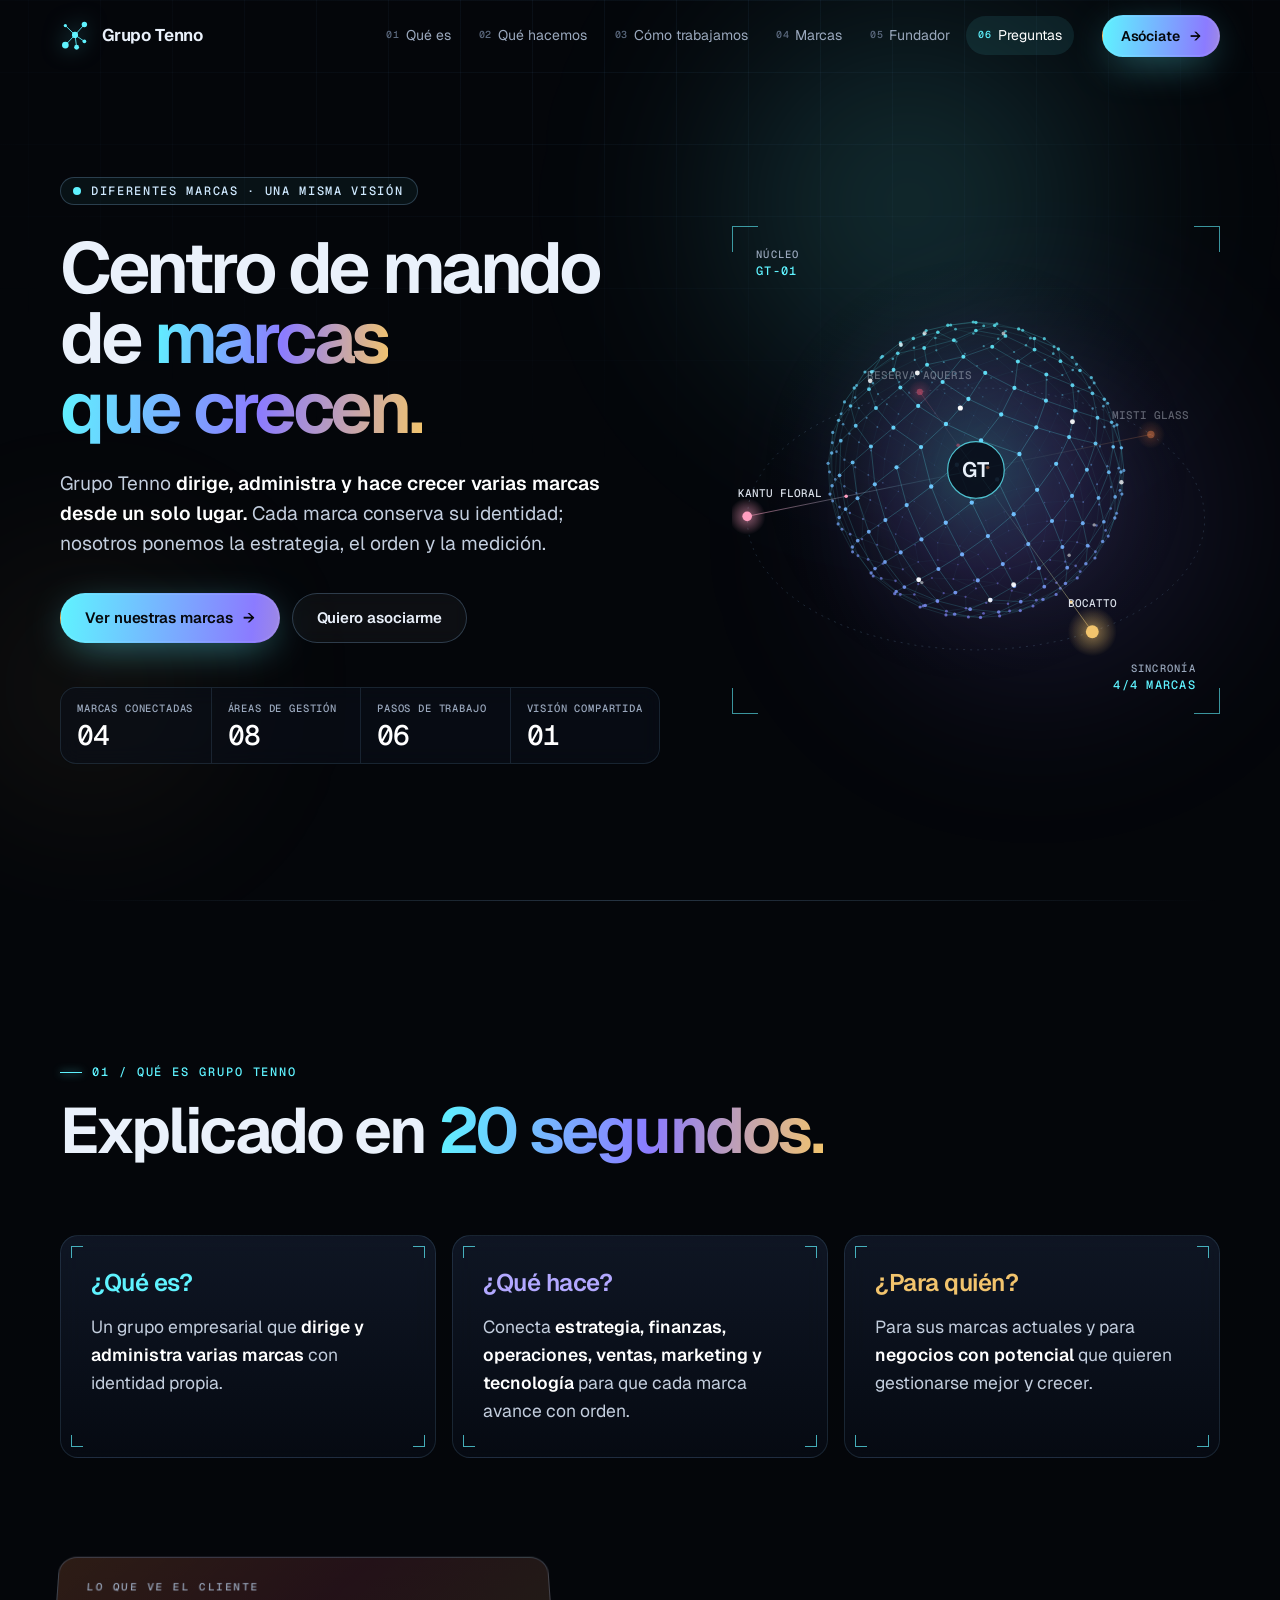
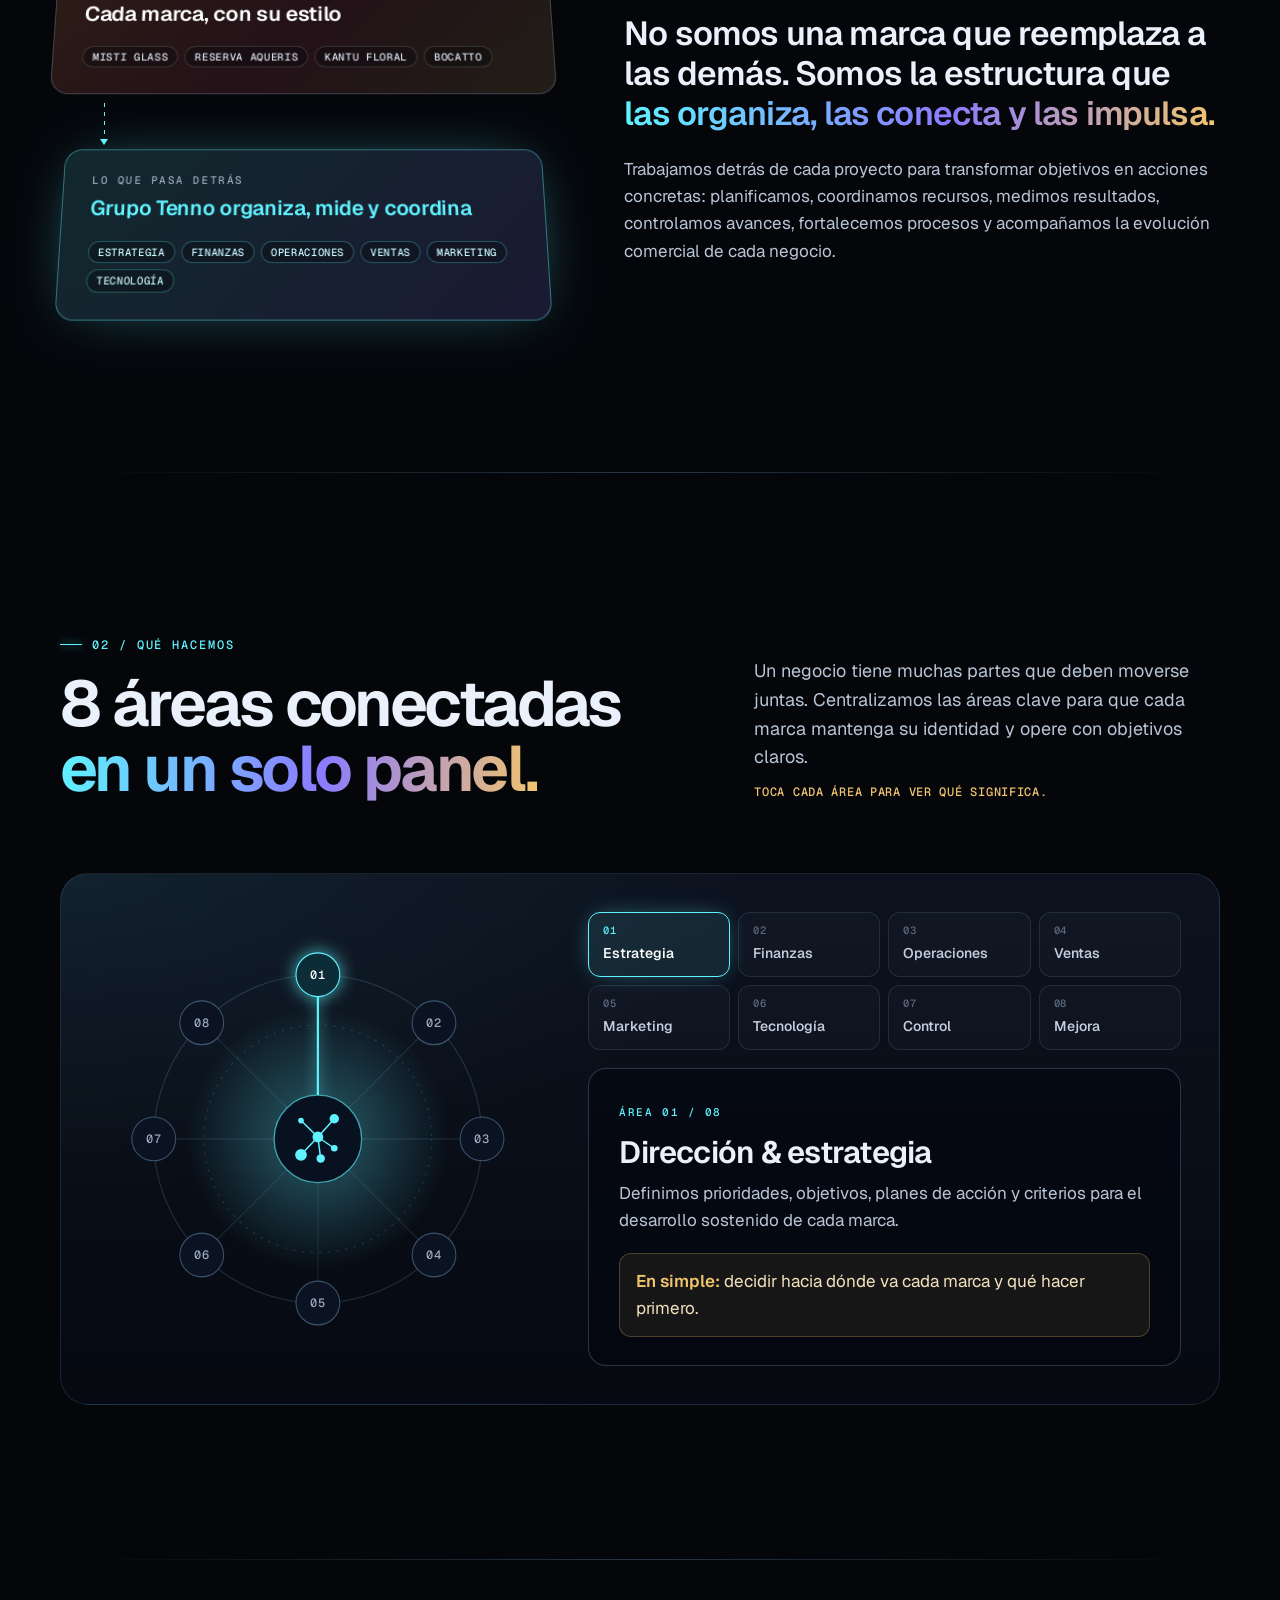
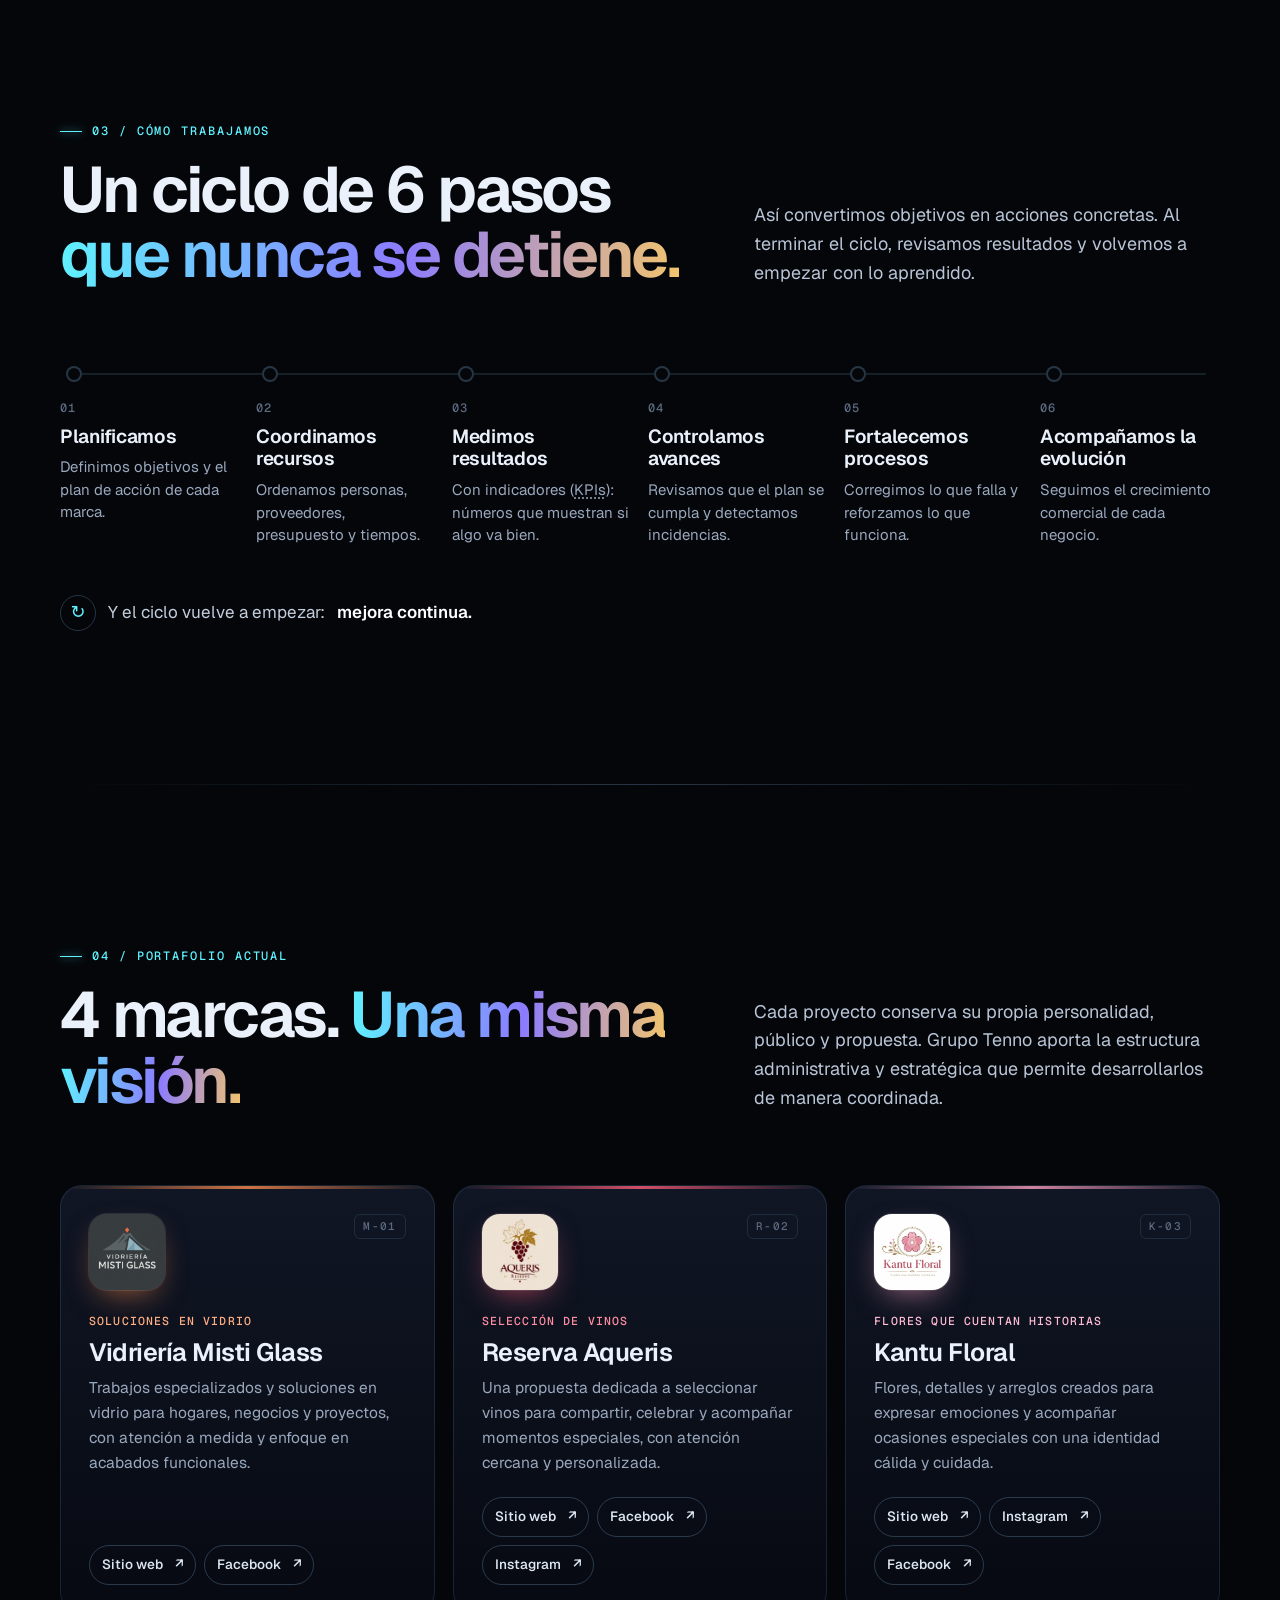
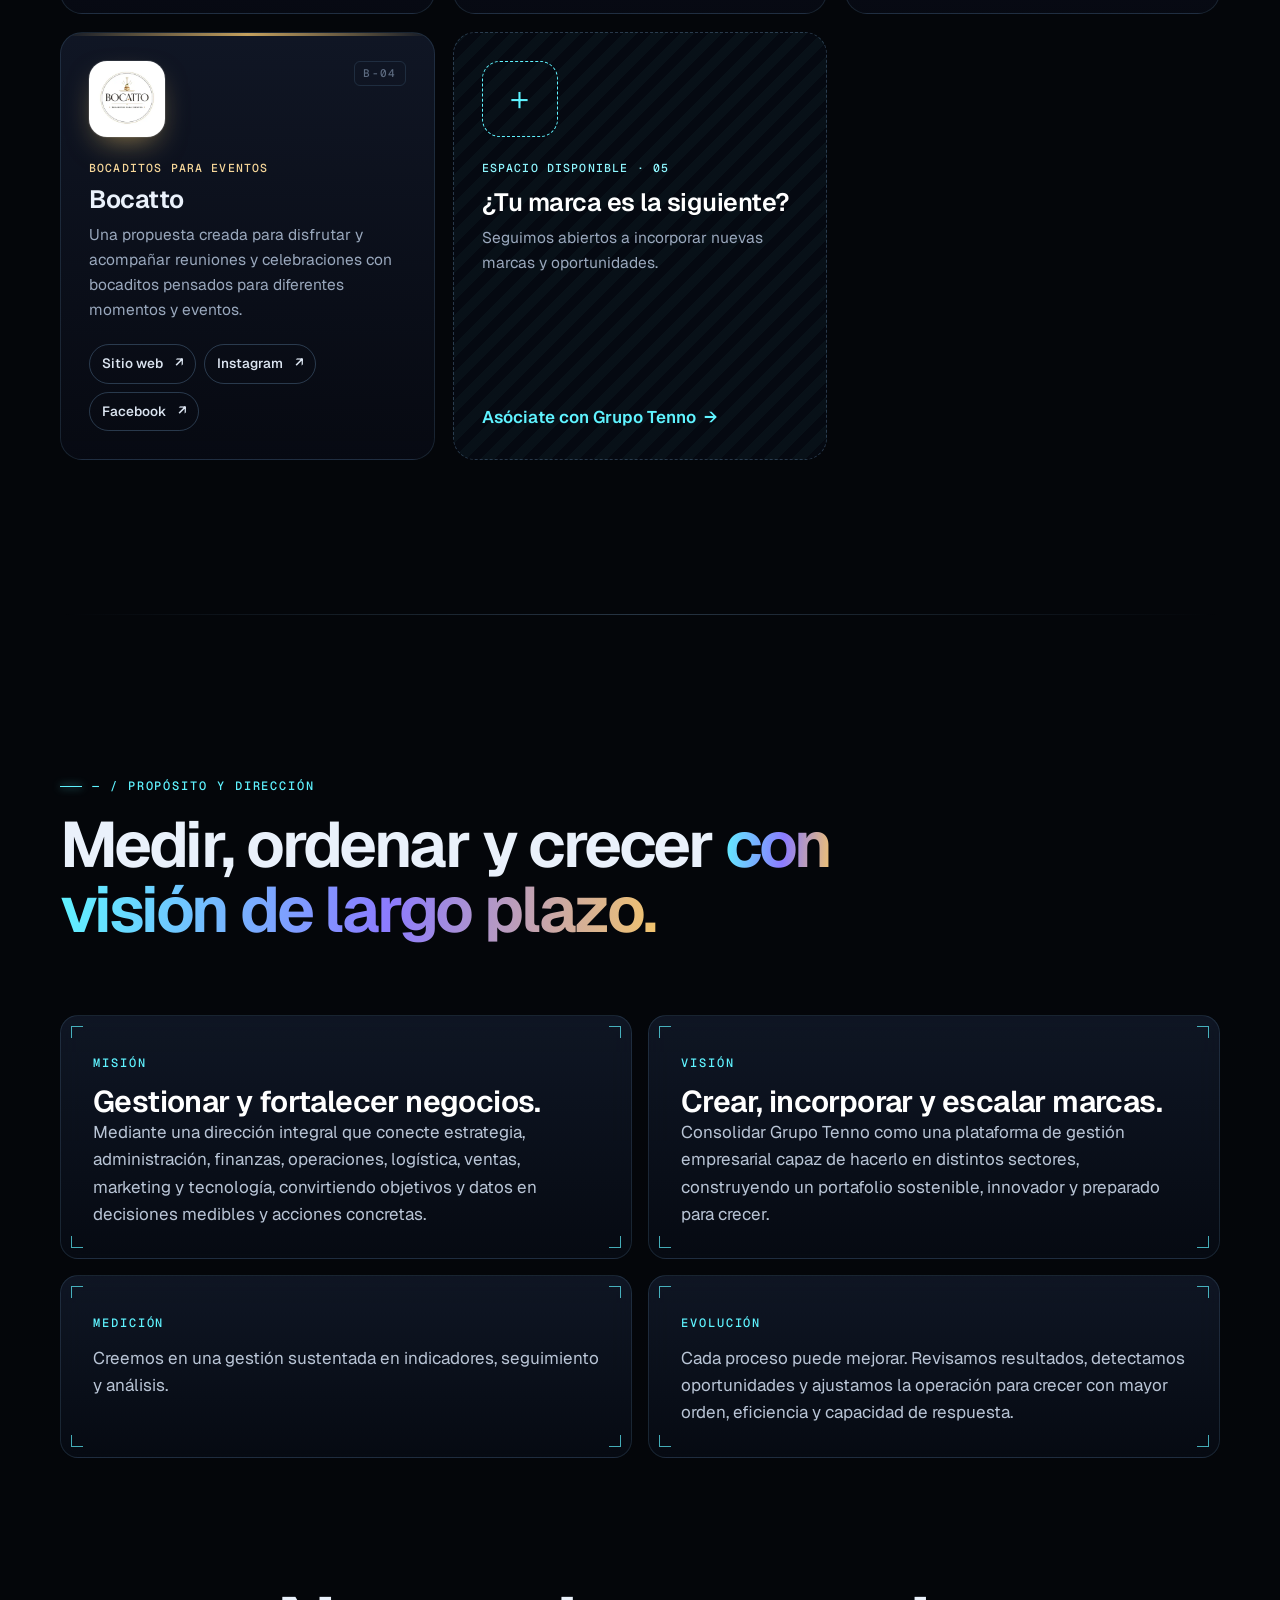
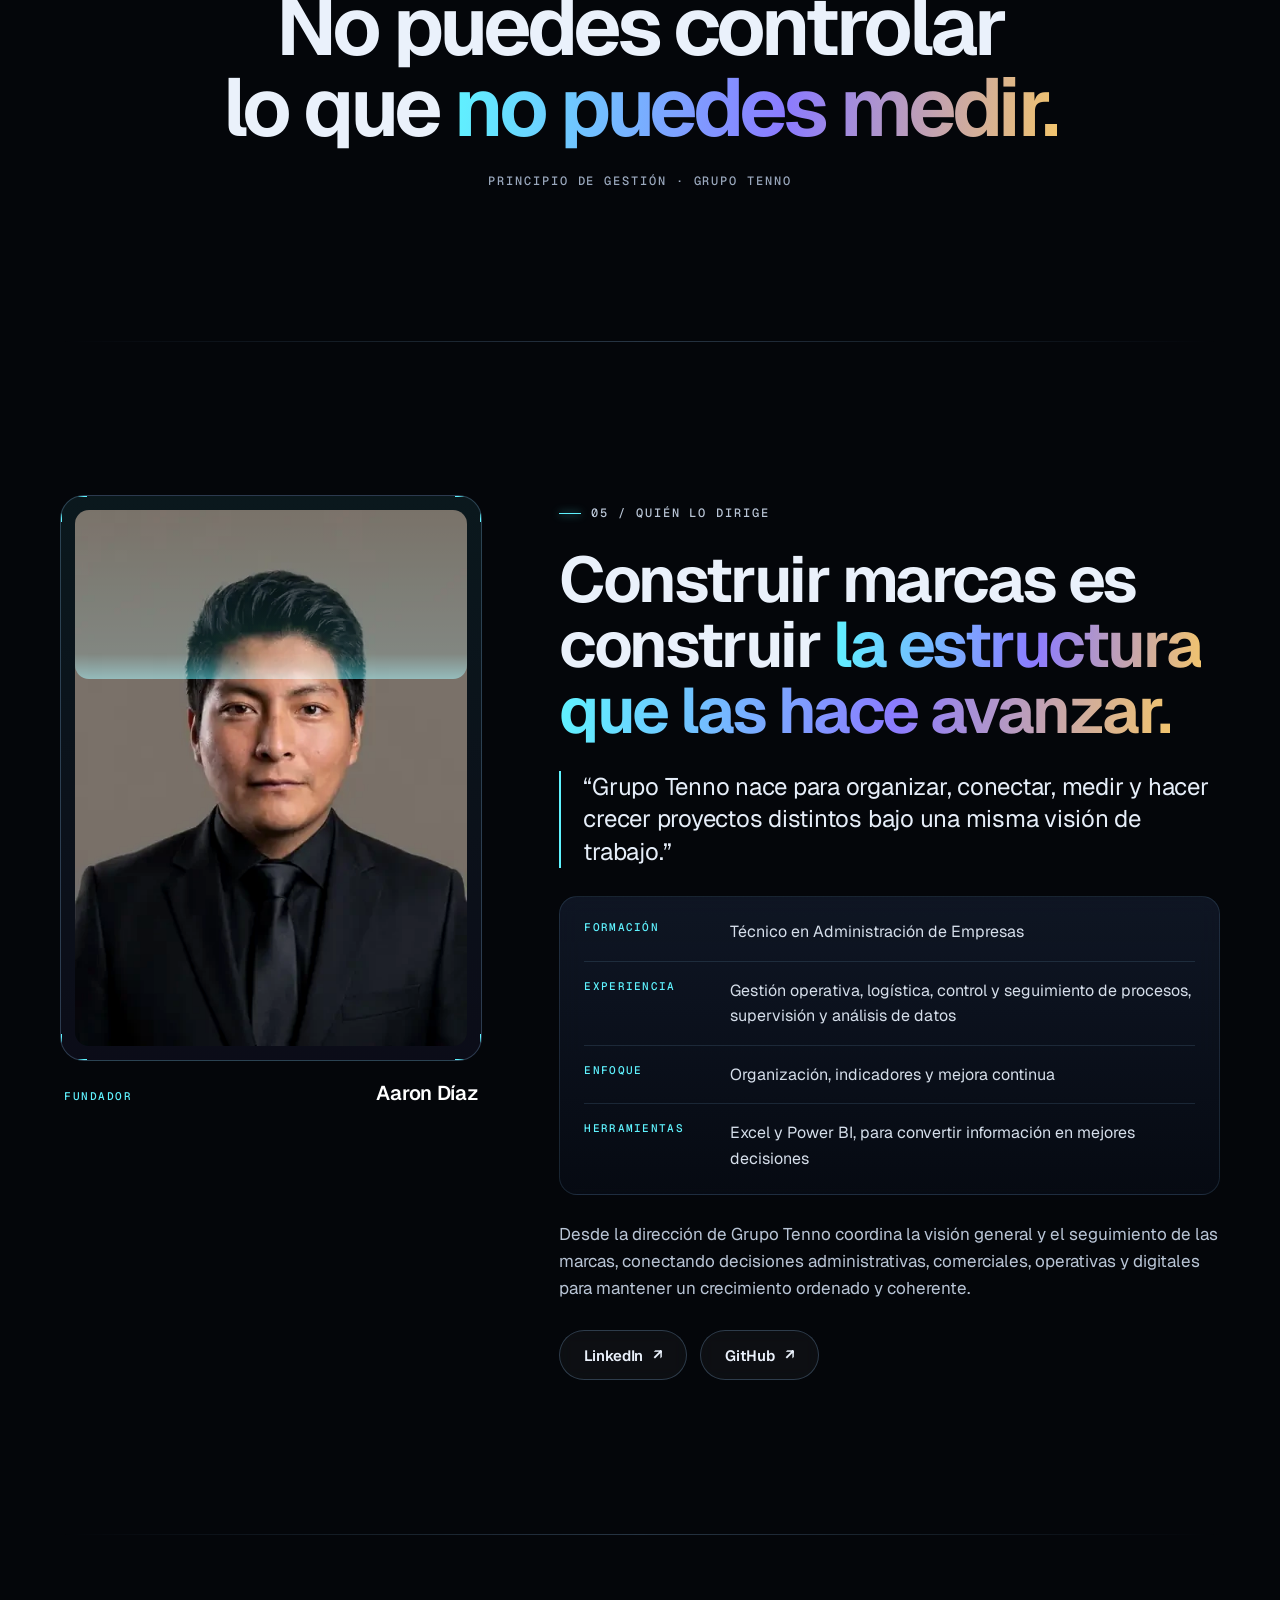
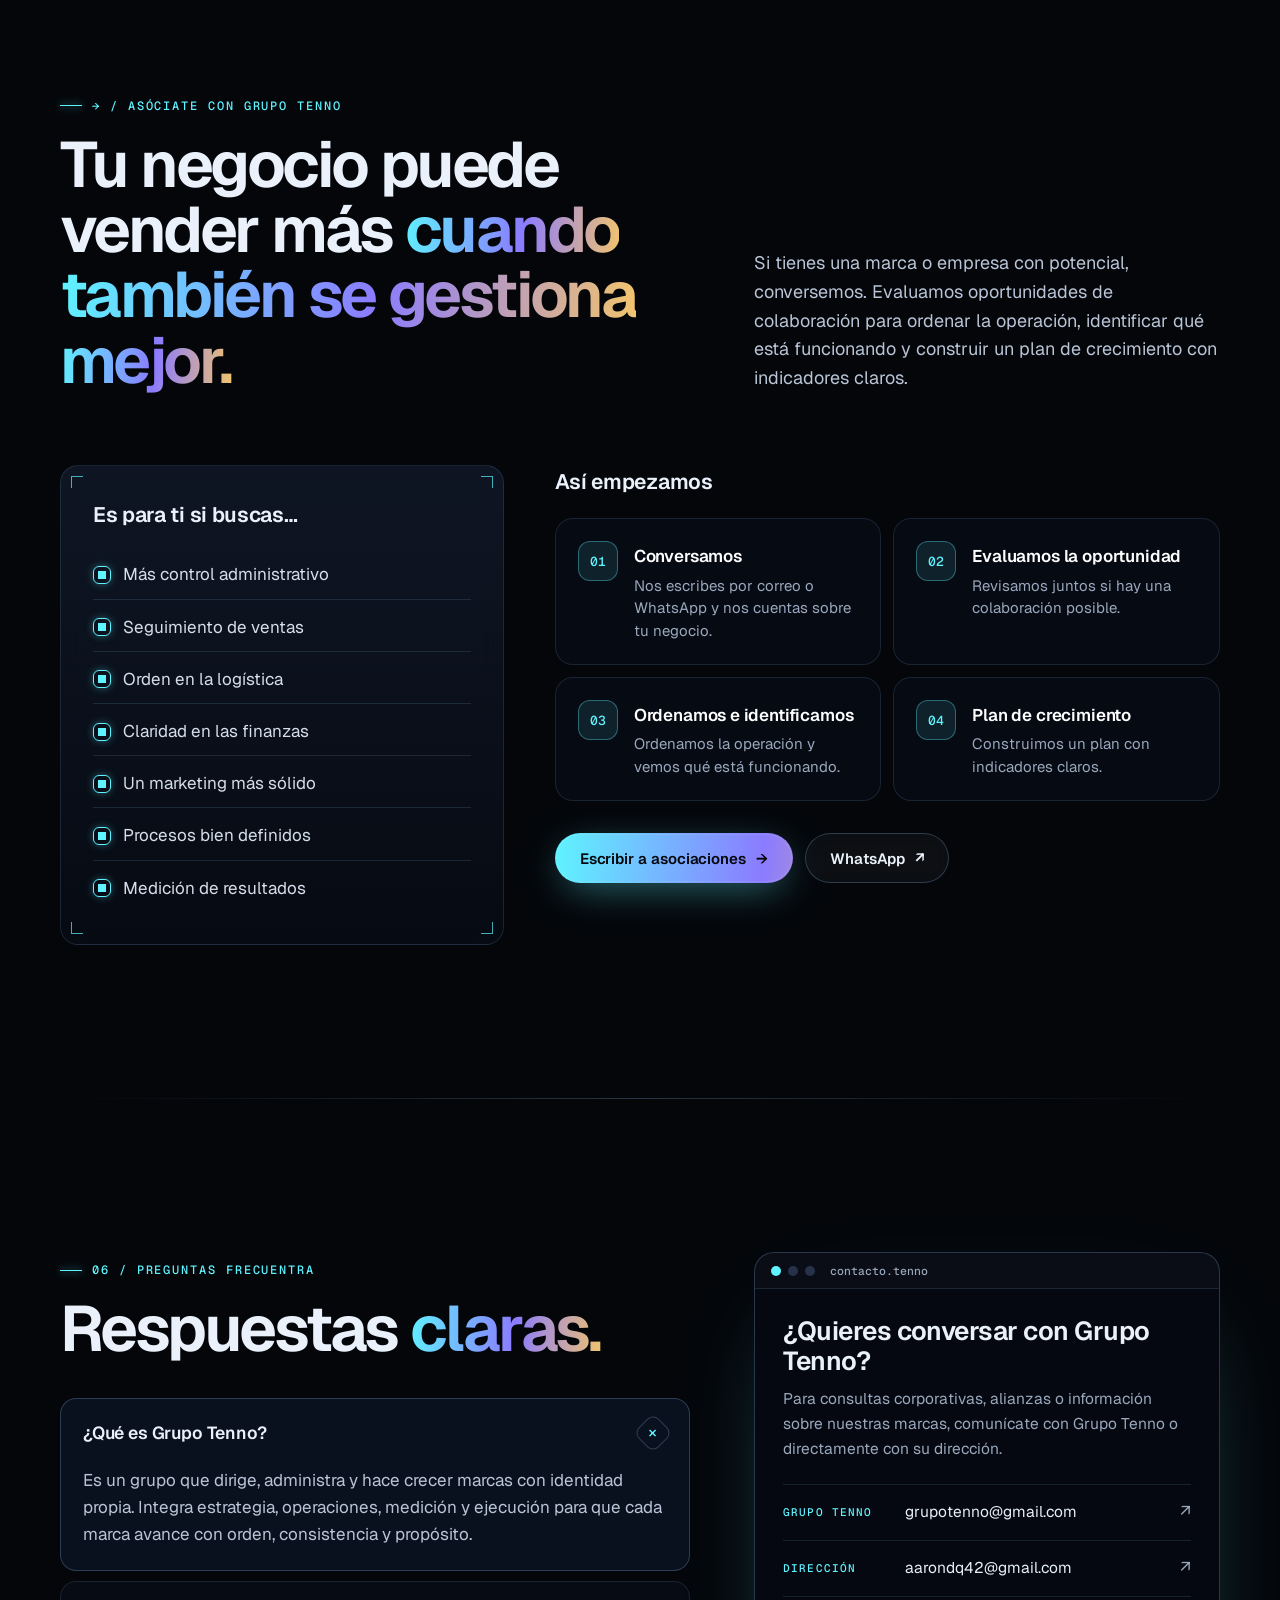
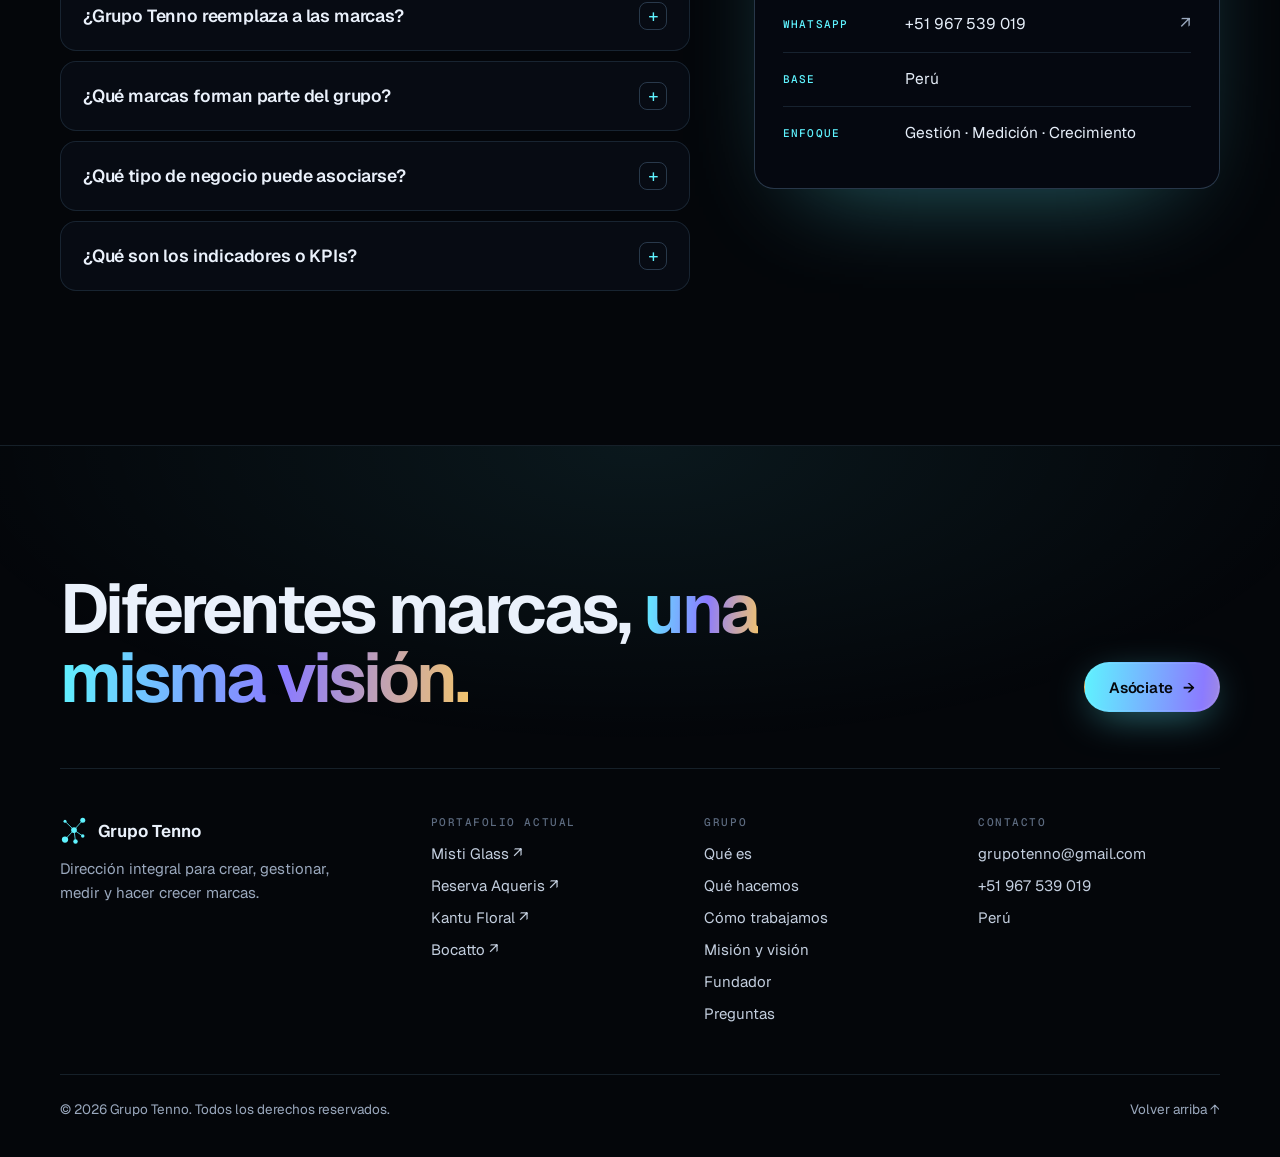
<file: index.html>
<!doctype html>
<html lang="es-PE">
<head>
  <meta charset="utf-8">
  <meta name="viewport" content="width=device-width, initial-scale=1, viewport-fit=cover">
  <title>Grupo Tenno · El centro de mando de marcas que crecen</title>
  <meta name="description" content="Grupo Tenno dirige, administra y hace crecer varias marcas desde un solo lugar: estrategia, finanzas, operaciones, logística, ventas, marketing, tecnología y medición. Diferentes marcas, una misma visión.">
  <meta name="keywords" content="Grupo Tenno, Arequipa, Perú, gestión empresarial, administración, dirección de marcas, Misti Glass, Reserva Aqueris, Kantu Floral, Bocatto">
  <meta name="author" content="Grupo Tenno">
  <meta name="robots" content="index, follow, max-image-preview:large">
  <link rel="canonical" href="https://chemsito.github.io/GRUPO-TENNO/">
  <meta name="theme-color" content="#04060a">
  <meta name="color-scheme" content="dark">

  <meta property="og:type" content="website">
  <meta property="og:site_name" content="Grupo Tenno">
  <meta property="og:locale" content="es_PE">
  <meta property="og:url" content="https://chemsito.github.io/GRUPO-TENNO/">
  <meta property="og:title" content="Grupo Tenno · El centro de mando de marcas que crecen">
  <meta property="og:description" content="Dirigimos, administramos y hacemos crecer marcas desde un solo lugar: Misti Glass, Reserva Aqueris, Kantu Floral y Bocatto.">
  <meta property="og:image" content="https://chemsito.github.io/GRUPO-TENNO/assets/og-grupo-tenno-v2.jpg">
  <meta property="og:image:width" content="1200">
  <meta property="og:image:height" content="630">
  <meta property="og:image:alt" content="Grupo Tenno — El centro de mando de marcas que crecen">
  <meta name="twitter:card" content="summary_large_image">
  <meta name="twitter:title" content="Grupo Tenno · El centro de mando de marcas que crecen">
  <meta name="twitter:description" content="Dirigimos, administramos y hacemos crecer marcas desde un solo lugar.">
  <meta name="twitter:image" content="https://chemsito.github.io/GRUPO-TENNO/assets/og-grupo-tenno-v2.jpg">

  <link rel="icon" href="assets/grupo-tenno-mark.svg" type="image/svg+xml">
  <link rel="icon" href="assets/grupo-tenno-mark.webp" type="image/webp" sizes="112x112">
  <link rel="apple-touch-icon" href="assets/apple-touch-icon.png">

  <link rel="preconnect" href="https://fonts.googleapis.com">
  <link rel="preconnect" href="https://fonts.gstatic.com" crossorigin>
  <link rel="stylesheet" href="https://fonts.googleapis.com/css2?family=Geist:wght@300..800&family=Geist+Mono:wght@400;500&display=swap">
  <link rel="stylesheet" href="styles.css?v=4">
  <script>document.documentElement.classList.add('js')</script>

  <script type="application/ld+json">
  {
    "@context": "https://schema.org",
    "@graph": [
      {
        "@type": "Organization",
        "@id": "https://chemsito.github.io/GRUPO-TENNO/#organizacion",
        "name": "Grupo Tenno",
        "url": "https://chemsito.github.io/GRUPO-TENNO/",
        "logo": "https://chemsito.github.io/GRUPO-TENNO/assets/grupo-tenno-logo.webp",
        "image": "https://chemsito.github.io/GRUPO-TENNO/assets/og-grupo-tenno-v2.jpg",
        "slogan": "Diferentes marcas, una misma visión.",
        "description": "Grupo Tenno centraliza la dirección, administración, supervisión y crecimiento de negocios con identidad propia, integrando estrategia, operaciones, medición y ejecución.",
        "email": "grupotenno@gmail.com",
        "telephone": "+51 967 539 019",
        "address": { "@type": "PostalAddress", "addressCountry": "PE" },
        "areaServed": "PE",
        "founder": { "@id": "https://chemsito.github.io/GRUPO-TENNO/#fundador" },
        "knowsAbout": ["Dirección y estrategia", "Administración y finanzas", "Operaciones y logística", "Ventas y experiencia del cliente", "Marketing y comunicación", "Innovación y tecnología", "Supervisión y control", "Mejora continua"],
        "contactPoint": [
          { "@type": "ContactPoint", "contactType": "Asociaciones y alianzas", "email": "grupotenno@gmail.com", "telephone": "+51 967 539 019", "availableLanguage": "es" }
        ],
        "subOrganization": [
          { "@type": "Organization", "name": "Vidriería Misti Glass", "url": "https://certus-domain.my.canva.site/vidrieria-misti-glass", "sameAs": ["https://www.facebook.com/profile.php?id=61575286956871"] },
          { "@type": "Organization", "name": "Reserva Aqueris", "url": "https://chemsito.github.io/Reserva-Aqueris/", "sameAs": ["https://www.facebook.com/profile.php?id=61572569202541", "https://www.instagram.com/reserva_aqueris/"] },
          { "@type": "Organization", "name": "Kantu Floral", "url": "https://chemsito.github.io/Kantu-Floral/", "sameAs": ["https://www.instagram.com/kantu_floral/", "https://www.facebook.com/profile.php?id=61590177373176"] },
          { "@type": "Organization", "name": "Bocatto", "url": "https://chemsito.github.io/Bocatto/", "sameAs": ["https://www.instagram.com/world_bocatto/", "https://www.facebook.com/profile.php?id=61575980401248"] }
        ]
      },
      {
        "@type": "Person",
        "@id": "https://chemsito.github.io/GRUPO-TENNO/#fundador",
        "name": "Aaron Díaz",
        "jobTitle": "Fundador de Grupo Tenno",
        "description": "Técnico en Administración de Empresas con experiencia en gestión operativa, logística, control y seguimiento de procesos, supervisión y análisis de datos.",
        "image": "https://chemsito.github.io/GRUPO-TENNO/assets/fundador-aaron-diaz.webp",
        "worksFor": { "@id": "https://chemsito.github.io/GRUPO-TENNO/#organizacion" },
        "sameAs": ["https://www.linkedin.com/in/aaron-diaz-q22", "https://github.com/Chemsito"]
      },
      {
        "@type": "WebSite",
        "@id": "https://chemsito.github.io/GRUPO-TENNO/#sitio",
        "url": "https://chemsito.github.io/GRUPO-TENNO/",
        "name": "Grupo Tenno",
        "inLanguage": "es-PE",
        "publisher": { "@id": "https://chemsito.github.io/GRUPO-TENNO/#organizacion" }
      },
      {
        "@type": "FAQPage",
        "@id": "https://chemsito.github.io/GRUPO-TENNO/#faq",
        "mainEntity": [
          { "@type": "Question", "name": "¿Qué es Grupo Tenno?", "acceptedAnswer": { "@type": "Answer", "text": "Es un grupo que dirige, administra y hace crecer marcas con identidad propia. Integra estrategia, operaciones, medición y ejecución para que cada marca avance con orden, consistencia y propósito." } },
          { "@type": "Question", "name": "¿Grupo Tenno reemplaza a las marcas?", "acceptedAnswer": { "@type": "Answer", "text": "No. Cada marca conserva su personalidad, su público y su propuesta. Grupo Tenno es la estructura que las organiza, las conecta y las impulsa." } },
          { "@type": "Question", "name": "¿Qué marcas forman parte del grupo?", "acceptedAnswer": { "@type": "Answer", "text": "El portafolio actual está formado por Vidriería Misti Glass, Reserva Aqueris, Kantu Floral y Bocatto." } },
          { "@type": "Question", "name": "¿Qué tipo de negocio puede asociarse?", "acceptedAnswer": { "@type": "Answer", "text": "Una marca o empresa con potencial que necesite mayor control administrativo, seguimiento de ventas, logística, finanzas, marketing, procesos o medición de resultados." } },
          { "@type": "Question", "name": "¿Cómo me comunico con Grupo Tenno?", "acceptedAnswer": { "@type": "Answer", "text": "Escribiendo a grupotenno@gmail.com, a la dirección en aarondq42@gmail.com o por WhatsApp al +51 967 539 019." } }
        ]
      }
    ]
  }
  </script>
</head>
<body>
  <svg width="0" height="0" style="position:absolute" aria-hidden="true" focusable="false">
    <symbol id="mark" viewBox="-56 -56 112 112">
      <g transform="translate(0 -4)" fill="currentColor">
        <g stroke="currentColor" stroke-width="3.2" stroke-linecap="round">
          <line x1="0" y1="0" x2="-36" y2="-35"/><line x1="0" y1="0" x2="35" y2="-39"/><line x1="0" y1="0" x2="-36" y2="38"/><line x1="0" y1="0" x2="6" y2="46"/><line x1="0" y1="0" x2="35" y2="24"/>
        </g>
        <circle r="11.5"/><circle cx="-36" cy="-35" r="6"/><circle cx="35" cy="-39" r="10"/><circle cx="-36" cy="38" r="12.5"/><circle cx="6" cy="46" r="9"/><circle cx="35" cy="24" r="7"/>
      </g>
    </symbol>
  </svg>

  <a class="skip-link" href="#contenido">Saltar al contenido</a>
  <div class="progress" aria-hidden="true"><span></span></div>
  <div class="bg-grid" aria-hidden="true"></div>

  <header class="site-header" id="inicio">
    <div class="wrap nav-bar">
      <a class="logo" href="#inicio" aria-label="Grupo Tenno, ir al inicio">
        <svg class="logo-mark" aria-hidden="true"><use href="#mark"/></svg>
        <span class="logo-name">Grupo Tenno</span>
      </a>
      <nav class="site-nav" id="site-nav" aria-label="Navegación principal">
        <ul>
          <li><a href="#nosotros"><span class="nav-n" aria-hidden="true">01</span>Qué es</a></li>
          <li><a href="#gestion"><span class="nav-n" aria-hidden="true">02</span>Qué hacemos</a></li>
          <li><a href="#metodo"><span class="nav-n" aria-hidden="true">03</span>Cómo trabajamos</a></li>
          <li><a href="#marcas"><span class="nav-n" aria-hidden="true">04</span>Marcas</a></li>
          <li><a href="#fundador"><span class="nav-n" aria-hidden="true">05</span>Fundador</a></li>
          <li><a href="#faq"><span class="nav-n" aria-hidden="true">06</span>Preguntas</a></li>
        </ul>
        <a class="btn btn-primary nav-cta" href="#alianza">Asóciate <span aria-hidden="true">→</span></a>
      </nav>
      <button class="menu-toggle" type="button" aria-expanded="false" aria-controls="site-nav">
        <span class="sr-only">Abrir menú</span><span class="menu-lines" aria-hidden="true"></span>
      </button>
    </div>
  </header>

  <main id="contenido">
    <!-- HERO -->
    <section class="hero" aria-labelledby="hero-title">
      <div class="aurora" aria-hidden="true"><span></span><span></span><span></span></div>
      <div class="wrap hero-grid">
        <div class="hero-copy">
          <p class="status" data-load><span class="status-dot" aria-hidden="true"></span>Diferentes marcas · una misma visión</p>
          <h1 id="hero-title" class="display">
            <span class="line"><span data-load>Centro de mando</span></span>
            <span class="line"><span data-load>de <span class="grad">marcas</span></span></span>
            <span class="line"><span data-load><span class="grad">que crecen.</span></span></span>
          </h1>
          <p class="lead" data-load>Grupo Tenno <strong>dirige, administra y hace crecer varias marcas desde un solo lugar.</strong> Cada marca conserva su identidad; nosotros ponemos la estrategia, el orden y la medición.</p>
          <div class="actions" data-load>
            <a class="btn btn-primary" href="#marcas">Ver nuestras marcas <span aria-hidden="true">→</span></a>
            <a class="btn btn-ghost" href="#alianza">Quiero asociarme</a>
          </div>
          <dl class="readout" data-load>
            <div><dt>Marcas conectadas</dt><dd data-count="4">04</dd></div>
            <div><dt>Áreas de gestión</dt><dd data-count="8">08</dd></div>
            <div><dt>Pasos de trabajo</dt><dd data-count="6">06</dd></div>
            <div><dt>Visión compartida</dt><dd>01</dd></div>
          </dl>
        </div>

        <div class="hero-visual" data-load role="img" aria-label="Diagrama animado: Grupo Tenno en el centro, conectado con sus cuatro marcas: Misti Glass, Reserva Aqueris, Kantu Floral y Bocatto">
          <canvas class="core-canvas" aria-hidden="true"></canvas>
          <svg class="visual-fallback" aria-hidden="true"><use href="#mark"/></svg>
          <div class="hud-tag hud-tl" aria-hidden="true"><span>Núcleo</span><b>GT-01</b></div>
          <div class="hud-tag hud-br" aria-hidden="true"><span>Sincronía</span><b>4/4 marcas</b></div>
          <span class="corner c1" aria-hidden="true"></span><span class="corner c2" aria-hidden="true"></span><span class="corner c3" aria-hidden="true"></span><span class="corner c4" aria-hidden="true"></span>
        </div>
      </div>
      <a class="scroll-cue" href="#nosotros"><span class="sr-only">Bajar a </span>Descubre cómo funciona <span class="scroll-line" aria-hidden="true"></span></a>
    </section>

    <!-- 01 QUÉ ES -->
    <section class="section" id="nosotros" aria-labelledby="nosotros-title">
      <div class="wrap">
        <div class="section-head">
          <p class="kicker reveal" data-scramble>01 / Qué es Grupo Tenno</p>
          <h2 id="nosotros-title" class="h2 reveal">Explicado en <span class="grad">20 segundos.</span></h2>
        </div>

        <div class="explain">
          <article class="panel hud explain-card reveal">
            <span class="explain-q">¿Qué es?</span>
            <p>Un grupo empresarial que <strong>dirige y administra varias marcas</strong> con identidad propia.</p>
          </article>
          <article class="panel hud explain-card reveal">
            <span class="explain-q">¿Qué hace?</span>
            <p>Conecta <strong>estrategia, finanzas, operaciones, ventas, marketing y tecnología</strong> para que cada marca avance con orden.</p>
          </article>
          <article class="panel hud explain-card reveal">
            <span class="explain-q">¿Para quién?</span>
            <p>Para sus marcas actuales y para <strong>negocios con potencial</strong> que quieren gestionarse mejor y crecer.</p>
          </article>
        </div>

        <div class="analogy reveal">
          <div class="analogy-diagram" aria-hidden="true">
            <div class="ad-layer ad-front"><span>Lo que ve el cliente</span><b>Cada marca, con su estilo</b><span class="ad-chips"><i>Misti Glass</i><i>Reserva Aqueris</i><i>Kantu Floral</i><i>Bocatto</i></span></div>
            <div class="ad-arrow"></div>
            <div class="ad-layer ad-back"><span>Lo que pasa detrás</span><b>Grupo Tenno organiza, mide y coordina</b><span class="ad-chips"><i>Estrategia</i><i>Finanzas</i><i>Operaciones</i><i>Ventas</i><i>Marketing</i><i>Tecnología</i></span></div>
          </div>
          <div class="analogy-copy">
            <p class="statement">No somos una marca que reemplaza a las demás. Somos la estructura que <span class="grad">las organiza, las conecta y las impulsa.</span></p>
            <p>Trabajamos detrás de cada proyecto para transformar objetivos en acciones concretas: planificamos, coordinamos recursos, medimos resultados, controlamos avances, fortalecemos procesos y acompañamos la evolución comercial de cada negocio.</p>
          </div>
        </div>
      </div>
    </section>

    <!-- 02 QUÉ HACEMOS -->
    <section class="section" id="gestion" aria-labelledby="gestion-title">
      <div class="wrap">
        <div class="section-head section-head-split">
          <div>
            <p class="kicker reveal" data-scramble>02 / Qué hacemos</p>
            <h2 id="gestion-title" class="h2 reveal">8 áreas conectadas <span class="grad">en un solo panel.</span></h2>
          </div>
          <p class="section-lead reveal">Un negocio tiene muchas partes que deben moverse juntas. Centralizamos las áreas clave para que cada marca mantenga su identidad y opere con objetivos claros. <span class="hint">Toca cada área para ver qué significa.</span></p>
        </div>

        <div class="console reveal">
          <div class="console-map" aria-hidden="true">
            <svg viewBox="0 0 400 400" class="map-svg">
              <defs>
                <radialGradient id="map-glow"><stop offset="0" stop-color="#5ff3ff" stop-opacity=".35"/><stop offset="1" stop-color="#5ff3ff" stop-opacity="0"/></radialGradient>
              </defs>
              <circle cx="200" cy="200" r="120" fill="url(#map-glow)"/>
              <circle class="map-ring" cx="200" cy="200" r="150"/>
              <circle class="map-ring map-ring-dash" cx="200" cy="200" r="104"/>
              <g class="map-spokes"></g>
              <line class="map-beam" x1="200" y1="200" x2="200" y2="50" pathLength="1"/>
              <g class="map-nodes"></g>
              <g class="map-hub" transform="translate(200 200)">
                <circle r="40" class="hub-disc"/>
                <use href="#mark" x="-24" y="-24" width="48" height="48" class="hub-mark"/>
              </g>
            </svg>
          </div>

          <div class="console-panel">
            <div class="console-tabs" role="tablist" aria-label="Áreas de gestión">
              <button role="tab" id="tab-1" aria-controls="area-1" aria-selected="true"><span>01</span>Estrategia</button>
              <button role="tab" id="tab-2" aria-controls="area-2" aria-selected="false" tabindex="-1"><span>02</span>Finanzas</button>
              <button role="tab" id="tab-3" aria-controls="area-3" aria-selected="false" tabindex="-1"><span>03</span>Operaciones</button>
              <button role="tab" id="tab-4" aria-controls="area-4" aria-selected="false" tabindex="-1"><span>04</span>Ventas</button>
              <button role="tab" id="tab-5" aria-controls="area-5" aria-selected="false" tabindex="-1"><span>05</span>Marketing</button>
              <button role="tab" id="tab-6" aria-controls="area-6" aria-selected="false" tabindex="-1"><span>06</span>Tecnología</button>
              <button role="tab" id="tab-7" aria-controls="area-7" aria-selected="false" tabindex="-1"><span>07</span>Control</button>
              <button role="tab" id="tab-8" aria-controls="area-8" aria-selected="false" tabindex="-1"><span>08</span>Mejora</button>
            </div>

            <div class="console-screens">
              <div class="screen" role="tabpanel" id="area-1" aria-labelledby="tab-1" tabindex="0">
                <span class="screen-n">Área 01 / 08</span>
                <h3>Dirección &amp; estrategia</h3>
                <p>Definimos prioridades, objetivos, planes de acción y criterios para el desarrollo sostenido de cada marca.</p>
                <p class="simple"><b>En simple:</b> decidir hacia dónde va cada marca y qué hacer primero.</p>
              </div>
              <div class="screen" role="tabpanel" id="area-2" aria-labelledby="tab-2" tabindex="0">
                <span class="screen-n">Área 02 / 08</span>
                <h3>Administración &amp; finanzas</h3>
                <p>Organizamos recursos, presupuestos, control de gastos, seguimiento financiero y decisiones administrativas.</p>
                <p class="simple"><b>En simple:</b> que el dinero esté en orden: cuánto entra, cuánto sale y en qué se usa.</p>
              </div>
              <div class="screen" role="tabpanel" id="area-3" aria-labelledby="tab-3" tabindex="0">
                <span class="screen-n">Área 03 / 08</span>
                <h3>Operaciones &amp; logística</h3>
                <p>Coordinamos abastecimiento, proveedores, procesos, entregas y necesidades operativas de cada proyecto.</p>
                <p class="simple"><b>En simple:</b> que lo que se vende esté disponible y llegue a tiempo.</p>
              </div>
              <div class="screen" role="tabpanel" id="area-4" aria-labelledby="tab-4" tabindex="0">
                <span class="screen-n">Área 04 / 08</span>
                <h3>Ventas &amp; experiencia</h3>
                <p>Acompañamos el proceso comercial, la atención, el seguimiento de clientes y la mejora de la experiencia final.</p>
                <p class="simple"><b>En simple:</b> atender bien, dar seguimiento y que el cliente quiera volver.</p>
              </div>
              <div class="screen" role="tabpanel" id="area-5" aria-labelledby="tab-5" tabindex="0">
                <span class="screen-n">Área 05 / 08</span>
                <h3>Marketing &amp; comunicación</h3>
                <p>Construimos presencia, campañas, contenidos y lineamientos que hacen visible la propuesta de cada marca.</p>
                <p class="simple"><b>En simple:</b> que la gente conozca la marca y entienda lo que ofrece.</p>
              </div>
              <div class="screen" role="tabpanel" id="area-6" aria-labelledby="tab-6" tabindex="0">
                <span class="screen-n">Área 06 / 08</span>
                <h3>Innovación &amp; tecnología</h3>
                <p>Buscamos herramientas, canales y soluciones digitales que mejoren la gestión y abran nuevas oportunidades.</p>
                <p class="simple"><b>En simple:</b> usar herramientas digitales para trabajar mejor y llegar más lejos.</p>
              </div>
              <div class="screen" role="tabpanel" id="area-7" aria-labelledby="tab-7" tabindex="0">
                <span class="screen-n">Área 07 / 08</span>
                <h3>Supervisión &amp; control</h3>
                <p>Monitoreamos avances, indicadores e incidencias para detectar necesidades y mantener el rumbo de cada negocio.</p>
                <p class="simple"><b>En simple:</b> revisar los números y los avances para corregir a tiempo.</p>
              </div>
              <div class="screen" role="tabpanel" id="area-8" aria-labelledby="tab-8" tabindex="0">
                <span class="screen-n">Área 08 / 08</span>
                <h3>Soporte &amp; mejora continua</h3>
                <p>Resolvemos necesidades transversales y refinamos procesos para sostener una operación cada vez más eficiente.</p>
                <p class="simple"><b>En simple:</b> resolver lo que surge y mejorar cada proceso, paso a paso.</p>
              </div>
            </div>
          </div>
        </div>
      </div>
    </section>

    <!-- 03 CÓMO TRABAJAMOS -->
    <section class="section" id="metodo" aria-labelledby="metodo-title">
      <div class="wrap">
        <div class="section-head section-head-split">
          <div>
            <p class="kicker reveal" data-scramble>03 / Cómo trabajamos</p>
            <h2 id="metodo-title" class="h2 reveal">Un ciclo de 6 pasos <span class="grad">que nunca se detiene.</span></h2>
          </div>
          <p class="section-lead reveal">Así convertimos objetivos en acciones concretas. Al terminar el ciclo, revisamos resultados y volvemos a empezar con lo aprendido.</p>
        </div>

        <ol class="pipeline">
          <li class="step reveal"><span class="step-n">01</span><h3>Planificamos</h3><p>Definimos objetivos y el plan de acción de cada marca.</p></li>
          <li class="step reveal"><span class="step-n">02</span><h3>Coordinamos recursos</h3><p>Ordenamos personas, proveedores, presupuesto y tiempos.</p></li>
          <li class="step reveal"><span class="step-n">03</span><h3>Medimos resultados</h3><p>Con indicadores (<abbr title="Indicadores clave de desempeño">KPIs</abbr>): números que muestran si algo va bien.</p></li>
          <li class="step reveal"><span class="step-n">04</span><h3>Controlamos avances</h3><p>Revisamos que el plan se cumpla y detectamos incidencias.</p></li>
          <li class="step reveal"><span class="step-n">05</span><h3>Fortalecemos procesos</h3><p>Corregimos lo que falla y reforzamos lo que funciona.</p></li>
          <li class="step reveal"><span class="step-n">06</span><h3>Acompañamos la evolución</h3><p>Seguimos el crecimiento comercial de cada negocio.</p></li>
        </ol>
        <p class="loop-note reveal"><span aria-hidden="true">↻</span> Y el ciclo vuelve a empezar: <strong>mejora continua.</strong></p>
      </div>
    </section>

    <!-- 04 MARCAS -->
    <section class="section" id="marcas" aria-labelledby="marcas-title">
      <div class="wrap">
        <div class="section-head section-head-split">
          <div>
            <p class="kicker reveal" data-scramble>04 / Portafolio actual</p>
            <h2 id="marcas-title" class="h2 reveal">4 marcas. <span class="grad">Una misma visión.</span></h2>
          </div>
          <p class="section-lead reveal">Cada proyecto conserva su propia personalidad, público y propuesta. Grupo Tenno aporta la estructura administrativa y estratégica que permite desarrollarlos de manera coordinada.</p>
        </div>

        <div class="brands">
          <article class="brand reveal" style="--tone:#ff8a4c">
            <div class="brand-inner">
              <div class="brand-top">
                <img class="brand-logo" src="assets/misti-glass.webp" alt="Logo de Vidriería Misti Glass" width="480" height="480" loading="lazy" decoding="async">
                <span class="brand-id" aria-hidden="true">M-01</span>
              </div>
              <span class="brand-tag">Soluciones en vidrio</span>
              <h3>Vidriería Misti Glass</h3>
              <p>Trabajos especializados y soluciones en vidrio para hogares, negocios y proyectos, con atención a medida y enfoque en acabados funcionales.</p>
              <ul class="brand-links">
                <li><a href="https://certus-domain.my.canva.site/vidrieria-misti-glass" target="_blank" rel="noopener">Sitio web<span class="sr-only"> de Misti Glass (abre en nueva pestaña)</span> <span aria-hidden="true">↗</span></a></li>
                <li><a href="https://www.facebook.com/profile.php?id=61575286956871" target="_blank" rel="noopener">Facebook<span class="sr-only"> de Misti Glass (abre en nueva pestaña)</span> <span aria-hidden="true">↗</span></a></li>
              </ul>
            </div>
          </article>

          <article class="brand reveal" style="--tone:#ff5d7a">
            <div class="brand-inner">
              <div class="brand-top">
                <img class="brand-logo" src="assets/reserva-aqueris.webp" alt="Logo oficial de Reserva Aqueris" width="180" height="180" loading="lazy" decoding="async">
                <span class="brand-id" aria-hidden="true">R-02</span>
              </div>
              <span class="brand-tag">Selección de vinos</span>
              <h3>Reserva Aqueris</h3>
              <p>Una propuesta dedicada a seleccionar vinos para compartir, celebrar y acompañar momentos especiales, con atención cercana y personalizada.</p>
              <ul class="brand-links">
                <li><a href="https://chemsito.github.io/Reserva-Aqueris/" target="_blank" rel="noopener">Sitio web<span class="sr-only"> de Reserva Aqueris (abre en nueva pestaña)</span> <span aria-hidden="true">↗</span></a></li>
                <li><a href="https://www.facebook.com/profile.php?id=61572569202541" target="_blank" rel="noopener">Facebook<span class="sr-only"> de Reserva Aqueris (abre en nueva pestaña)</span> <span aria-hidden="true">↗</span></a></li>
                <li><a href="https://www.instagram.com/reserva_aqueris/" target="_blank" rel="noopener">Instagram<span class="sr-only"> de Reserva Aqueris (abre en nueva pestaña)</span> <span aria-hidden="true">↗</span></a></li>
              </ul>
            </div>
          </article>

          <article class="brand reveal" style="--tone:#ff9ec0">
            <div class="brand-inner">
              <div class="brand-top">
                <img class="brand-logo" src="assets/kantu-floral.webp" alt="Logo de Kantu Floral" width="480" height="480" loading="lazy" decoding="async">
                <span class="brand-id" aria-hidden="true">K-03</span>
              </div>
              <span class="brand-tag">Flores que cuentan historias</span>
              <h3>Kantu Floral</h3>
              <p>Flores, detalles y arreglos creados para expresar emociones y acompañar ocasiones especiales con una identidad cálida y cuidada.</p>
              <ul class="brand-links">
                <li><a href="https://chemsito.github.io/Kantu-Floral/" target="_blank" rel="noopener">Sitio web<span class="sr-only"> de Kantu Floral (abre en nueva pestaña)</span> <span aria-hidden="true">↗</span></a></li>
                <li><a href="https://www.instagram.com/kantu_floral/" target="_blank" rel="noopener">Instagram<span class="sr-only"> de Kantu Floral (abre en nueva pestaña)</span> <span aria-hidden="true">↗</span></a></li>
                <li><a href="https://www.facebook.com/profile.php?id=61590177373176" target="_blank" rel="noopener">Facebook<span class="sr-only"> de Kantu Floral (abre en nueva pestaña)</span> <span aria-hidden="true">↗</span></a></li>
              </ul>
            </div>
          </article>

          <article class="brand reveal" style="--tone:#f2c46d">
            <div class="brand-inner">
              <div class="brand-top">
                <img class="brand-logo" src="assets/bocatto.webp" alt="Logo de Bocatto" width="480" height="480" loading="lazy" decoding="async">
                <span class="brand-id" aria-hidden="true">B-04</span>
              </div>
              <span class="brand-tag">Bocaditos para eventos</span>
              <h3>Bocatto</h3>
              <p>Una propuesta creada para disfrutar y acompañar reuniones y celebraciones con bocaditos pensados para diferentes momentos y eventos.</p>
              <ul class="brand-links">
                <li><a href="https://chemsito.github.io/Bocatto/" target="_blank" rel="noopener">Sitio web<span class="sr-only"> de Bocatto (abre en nueva pestaña)</span> <span aria-hidden="true">↗</span></a></li>
                <li><a href="https://www.instagram.com/world_bocatto/" target="_blank" rel="noopener">Instagram<span class="sr-only"> de Bocatto (abre en nueva pestaña)</span> <span aria-hidden="true">↗</span></a></li>
                <li><a href="https://www.facebook.com/profile.php?id=61575980401248" target="_blank" rel="noopener">Facebook<span class="sr-only"> de Bocatto (abre en nueva pestaña)</span> <span aria-hidden="true">↗</span></a></li>
              </ul>
            </div>
          </article>

          <a class="brand brand-next reveal" href="#alianza">
            <span class="brand-inner">
              <span class="next-slot" aria-hidden="true"><span>+</span></span>
              <span class="brand-tag">Espacio disponible · 05</span>
              <strong>¿Tu marca es la siguiente?</strong>
              <span class="next-copy">Seguimos abiertos a incorporar nuevas marcas y oportunidades.</span>
              <span class="link-arrow">Asóciate con Grupo Tenno <span aria-hidden="true">→</span></span>
            </span>
          </a>
        </div>
      </div>
    </section>

    <!-- PRINCIPIOS -->
    <section class="section" id="vision" aria-labelledby="vision-title">
      <div class="wrap">
        <div class="section-head">
          <p class="kicker reveal" data-scramble>— / Propósito y dirección</p>
          <h2 id="vision-title" class="h2 reveal">Medir, ordenar y crecer <span class="grad">con visión de largo plazo.</span></h2>
        </div>

        <div class="principles">
          <article class="panel hud principle principle-lg reveal">
            <span class="p-label">Misión</span>
            <p class="p-simple">Gestionar y fortalecer negocios.</p>
            <p>Mediante una dirección integral que conecte estrategia, administración, finanzas, operaciones, logística, ventas, marketing y tecnología, convirtiendo objetivos y datos en decisiones medibles y acciones concretas.</p>
          </article>
          <article class="panel hud principle principle-lg reveal">
            <span class="p-label">Visión</span>
            <p class="p-simple">Crear, incorporar y escalar marcas.</p>
            <p>Consolidar Grupo Tenno como una plataforma de gestión empresarial capaz de hacerlo en distintos sectores, construyendo un portafolio sostenible, innovador y preparado para crecer.</p>
          </article>
          <article class="panel hud principle reveal">
            <span class="p-label">Medición</span>
            <p>Creemos en una gestión sustentada en indicadores, seguimiento y análisis.</p>
          </article>
          <article class="panel hud principle reveal">
            <span class="p-label">Evolución</span>
            <p>Cada proceso puede mejorar. Revisamos resultados, detectamos oportunidades y ajustamos la operación para crecer con mayor orden, eficiencia y capacidad de respuesta.</p>
          </article>
        </div>

        <blockquote class="manifesto reveal">
          <p><span class="m-line">No puedes controlar</span> <span class="m-line">lo que <span class="grad">no puedes medir.</span></span></p>
          <footer>Principio de gestión · Grupo Tenno</footer>
        </blockquote>
      </div>
    </section>

    <!-- 05 FUNDADOR -->
    <section class="section" id="fundador" aria-labelledby="fundador-title">
      <div class="wrap founder-grid">
        <figure class="founder-photo reveal">
          <div class="holo">
            <img src="assets/fundador-aaron-diaz.webp" alt="Retrato de Aaron Díaz, fundador de Grupo Tenno" width="480" height="656" loading="lazy" decoding="async">
            <span class="scan" aria-hidden="true"></span>
            <span class="corner c1" aria-hidden="true"></span><span class="corner c2" aria-hidden="true"></span><span class="corner c3" aria-hidden="true"></span><span class="corner c4" aria-hidden="true"></span>
          </div>
          <figcaption><span>Fundador</span><strong>Aaron Díaz</strong></figcaption>
        </figure>
        <div class="founder-copy">
          <p class="kicker reveal" data-scramble>05 / Quién lo dirige</p>
          <h2 id="fundador-title" class="h2 reveal">Construir marcas es construir <span class="grad">la estructura que las hace avanzar.</span></h2>
          <blockquote class="founder-quote reveal"><p>“Grupo Tenno nace para organizar, conectar, medir y hacer crecer proyectos distintos bajo una misma visión de trabajo.”</p></blockquote>
          <dl class="profile panel reveal">
            <div><dt>Formación</dt><dd>Técnico en Administración de Empresas</dd></div>
            <div><dt>Experiencia</dt><dd>Gestión operativa, logística, control y seguimiento de procesos, supervisión y análisis de datos</dd></div>
            <div><dt>Enfoque</dt><dd>Organización, indicadores y mejora continua</dd></div>
            <div><dt>Herramientas</dt><dd>Excel y Power BI, para convertir información en mejores decisiones</dd></div>
          </dl>
          <p class="reveal">Desde la dirección de Grupo Tenno coordina la visión general y el seguimiento de las marcas, conectando decisiones administrativas, comerciales, operativas y digitales para mantener un crecimiento ordenado y coherente.</p>
          <div class="founder-links reveal">
            <a class="btn btn-ghost" href="https://www.linkedin.com/in/aaron-diaz-q22" target="_blank" rel="noopener">LinkedIn <span aria-hidden="true">↗</span><span class="sr-only"> (abre en nueva pestaña)</span></a>
            <a class="btn btn-ghost" href="https://github.com/Chemsito" target="_blank" rel="noopener">GitHub <span aria-hidden="true">↗</span><span class="sr-only"> (abre en nueva pestaña)</span></a>
          </div>
        </div>
      </div>
    </section>

    <!-- ASÓCIATE -->
    <section class="section" id="alianza" aria-labelledby="alianza-title">
      <div class="wrap">
        <div class="section-head section-head-split">
          <div>
            <p class="kicker reveal" data-scramble>→ / Asóciate con Grupo Tenno</p>
            <h2 id="alianza-title" class="h2 reveal">Tu negocio puede vender más <span class="grad">cuando también se gestiona mejor.</span></h2>
          </div>
          <p class="section-lead reveal">Si tienes una marca o empresa con potencial, conversemos. Evaluamos oportunidades de colaboración para ordenar la operación, identificar qué está funcionando y construir un plan de crecimiento con indicadores claros.</p>
        </div>

        <div class="join">
          <div class="panel hud need reveal">
            <h3 class="need-title">Es para ti si buscas…</h3>
            <ul class="need-list">
              <li>Más control administrativo</li>
              <li>Seguimiento de ventas</li>
              <li>Orden en la logística</li>
              <li>Claridad en las finanzas</li>
              <li>Un marketing más sólido</li>
              <li>Procesos bien definidos</li>
              <li>Medición de resultados</li>
            </ul>
          </div>

          <div class="join-flow">
            <h3 class="need-title reveal">Así empezamos</h3>
            <ol class="flow">
              <li class="reveal"><span>01</span><div><b>Conversamos</b><p>Nos escribes por correo o WhatsApp y nos cuentas sobre tu negocio.</p></div></li>
              <li class="reveal"><span>02</span><div><b>Evaluamos la oportunidad</b><p>Revisamos juntos si hay una colaboración posible.</p></div></li>
              <li class="reveal"><span>03</span><div><b>Ordenamos e identificamos</b><p>Ordenamos la operación y vemos qué está funcionando.</p></div></li>
              <li class="reveal"><span>04</span><div><b>Plan de crecimiento</b><p>Construimos un plan con indicadores claros.</p></div></li>
            </ol>
            <div class="actions reveal">
              <a class="btn btn-primary" href="mailto:grupotenno@gmail.com?subject=Quiero%20asociarme%20con%20Grupo%20Tenno">Escribir a asociaciones <span aria-hidden="true">→</span></a>
              <a class="btn btn-ghost" href="https://wa.me/51967539019?text=Hola%20Aaron%2C%20tengo%20un%20negocio%20y%20me%20gustar%C3%ADa%20conversar%20sobre%20una%20posible%20asociaci%C3%B3n%20con%20Grupo%20Tenno%20para%20mejorar%20su%20gesti%C3%B3n%20y%20crecimiento." target="_blank" rel="noopener">WhatsApp <span aria-hidden="true">↗</span><span class="sr-only"> (abre en nueva pestaña)</span></a>
            </div>
          </div>
        </div>
      </div>
    </section>

    <!-- 06 PREGUNTAS + CONTACTO -->
    <section class="section" id="faq" aria-labelledby="faq-title">
      <div class="wrap faq-grid">
        <div>
          <p class="kicker reveal" data-scramble>06 / Preguntas frecuentes</p>
          <h2 id="faq-title" class="h2 reveal">Respuestas <span class="grad">claras.</span></h2>
          <div class="faq">
            <details class="reveal" open>
              <summary>¿Qué es Grupo Tenno?</summary>
              <p>Es un grupo que dirige, administra y hace crecer marcas con identidad propia. Integra estrategia, operaciones, medición y ejecución para que cada marca avance con orden, consistencia y propósito.</p>
            </details>
            <details class="reveal">
              <summary>¿Grupo Tenno reemplaza a las marcas?</summary>
              <p>No. Cada marca conserva su personalidad, su público y su propuesta. Grupo Tenno es la estructura que las organiza, las conecta y las impulsa.</p>
            </details>
            <details class="reveal">
              <summary>¿Qué marcas forman parte del grupo?</summary>
              <p>El portafolio actual está formado por Vidriería Misti Glass, Reserva Aqueris, Kantu Floral y Bocatto.</p>
            </details>
            <details class="reveal">
              <summary>¿Qué tipo de negocio puede asociarse?</summary>
              <p>Una marca o empresa con potencial que necesite mayor control administrativo, seguimiento de ventas, logística, finanzas, marketing, procesos o medición de resultados.</p>
            </details>
            <details class="reveal">
              <summary>¿Qué son los indicadores o KPIs?</summary>
              <p>Son números que muestran si algo va bien o mal, por ejemplo cuánto se vende o cuánto se gasta. Nos ayudan a decidir con datos y no solo con intuición.</p>
            </details>
          </div>
        </div>

        <aside class="terminal reveal" id="contacto" aria-labelledby="contacto-title">
          <div class="terminal-bar" aria-hidden="true"><i></i><i></i><i></i><span>contacto.tenno</span></div>
          <div class="terminal-body">
            <h2 id="contacto-title" class="terminal-title">¿Quieres conversar con Grupo Tenno?</h2>
            <p class="terminal-lead">Para consultas corporativas, alianzas o información sobre nuestras marcas, comunícate con Grupo Tenno o directamente con su dirección.</p>
            <ul class="contact-list">
              <li><a href="mailto:grupotenno@gmail.com"><span class="c-label">Grupo Tenno</span><span class="c-value">grupotenno@gmail.com</span><span class="c-arrow" aria-hidden="true">↗</span></a></li>
              <li><a href="mailto:aarondq42@gmail.com"><span class="c-label">Dirección</span><span class="c-value">aarondq42@gmail.com</span><span class="c-arrow" aria-hidden="true">↗</span></a></li>
              <li><a href="https://wa.me/51967539019?text=Hola%20Aaron%2C%20me%20gustar%C3%ADa%20comunicarme%20contigo%20por%20Grupo%20Tenno." target="_blank" rel="noopener"><span class="c-label">WhatsApp</span><span class="c-value">+51 967 539 019</span><span class="c-arrow" aria-hidden="true">↗</span><span class="sr-only"> (abre en nueva pestaña)</span></a></li>
              <li><div><span class="c-label">Base</span><span class="c-value">Perú</span></div></li>
              <li><div><span class="c-label">Enfoque</span><span class="c-value">Gestión · Medición · Crecimiento</span></div></li>
            </ul>
          </div>
        </aside>
      </div>
    </section>
  </main>

  <footer class="site-footer">
    <div class="wrap">
      <div class="footer-hero">
        <p class="footer-claim">Diferentes marcas, <span class="grad">una misma visión.</span></p>
        <a class="btn btn-primary" href="#alianza">Asóciate <span aria-hidden="true">→</span></a>
      </div>
      <div class="footer-grid">
        <div class="footer-brand">
          <a class="footer-logo" href="#inicio" aria-label="Grupo Tenno, volver al inicio"><svg aria-hidden="true"><use href="#mark"/></svg><span>Grupo Tenno</span></a>
          <p>Dirección integral para crear, gestionar, medir y hacer crecer marcas.</p>
        </div>
        <nav aria-label="Portafolio actual">
          <h2 class="f-title">Portafolio actual</h2>
          <ul>
            <li><a href="https://certus-domain.my.canva.site/vidrieria-misti-glass" target="_blank" rel="noopener">Misti Glass ↗</a></li>
            <li><a href="https://chemsito.github.io/Reserva-Aqueris/" target="_blank" rel="noopener">Reserva Aqueris ↗</a></li>
            <li><a href="https://chemsito.github.io/Kantu-Floral/" target="_blank" rel="noopener">Kantu Floral ↗</a></li>
            <li><a href="https://chemsito.github.io/Bocatto/" target="_blank" rel="noopener">Bocatto ↗</a></li>
          </ul>
        </nav>
        <nav aria-label="Grupo">
          <h2 class="f-title">Grupo</h2>
          <ul>
            <li><a href="#nosotros">Qué es</a></li>
            <li><a href="#gestion">Qué hacemos</a></li>
            <li><a href="#metodo">Cómo trabajamos</a></li>
            <li><a href="#vision">Misión y visión</a></li>
            <li><a href="#fundador">Fundador</a></li>
            <li><a href="#faq">Preguntas</a></li>
          </ul>
        </nav>
        <div>
          <h2 class="f-title">Contacto</h2>
          <ul>
            <li><a href="mailto:grupotenno@gmail.com">grupotenno@gmail.com</a></li>
            <li><a href="https://wa.me/51967539019" target="_blank" rel="noopener">+51 967 539 019</a></li>
            <li><span>Perú</span></li>
          </ul>
        </div>
      </div>
      <div class="footer-bottom">
        <span>© <span id="year">2026</span> Grupo Tenno. Todos los derechos reservados.</span>
        <a href="#inicio" class="to-top">Volver arriba <span aria-hidden="true">↑</span></a>
      </div>
    </div>
  </footer>

  <script src="script.js?v=4" defer></script>
</body>
</html>
</file>
<file: styles.css>
/* Grupo Tenno — sistema visual "centro de mando" */
:root{
  --bg:#04060a;
  --bg-2:#070b12;
  --text:#eaf1fb;
  --muted:#9aa8bd;
  --faint:#5d6b80;
  --line:rgba(150,205,255,.13);
  --line-2:rgba(150,205,255,.24);
  --panel:rgba(14,22,36,.55);
  --cyan:#5ff3ff;
  --violet:#8b7bff;
  --gold:#f2c46d;
  --grad:linear-gradient(95deg,var(--cyan) 0%,var(--violet) 55%,var(--gold) 100%);
  --sans:"Geist",ui-sans-serif,system-ui,-apple-system,"Segoe UI",Roboto,sans-serif;
  --mono:"Geist Mono",ui-monospace,"SFMono-Regular",Consolas,monospace;
  --ease:cubic-bezier(.2,.7,.1,1);
  --header:72px;
}
*,*::before,*::after{box-sizing:border-box}
html{scroll-behavior:smooth;scroll-padding-top:calc(var(--header) + 12px);-webkit-text-size-adjust:100%}
body{margin:0;background:var(--bg);color:var(--text);font:400 17px/1.6 var(--sans);-webkit-font-smoothing:antialiased;text-rendering:optimizeLegibility;overflow-x:clip}
img,svg,canvas{display:block;max-width:100%}
a{color:inherit;text-decoration:none}
button{font:inherit;color:inherit}
strong,b{font-weight:600;color:#fff}
abbr[title]{text-decoration:underline dotted;text-underline-offset:3px;cursor:help}
::selection{background:var(--cyan);color:var(--bg)}
:focus-visible{outline:2px solid var(--cyan);outline-offset:3px;border-radius:6px}
.sr-only{position:absolute;width:1px;height:1px;padding:0;margin:-1px;overflow:hidden;clip:rect(0 0 0 0);white-space:nowrap;border:0}
.skip-link{position:fixed;left:16px;top:-60px;z-index:200;background:var(--cyan);color:var(--bg);padding:10px 16px;border-radius:8px;font-weight:600;transition:top .2s}
.skip-link:focus{top:12px}
.wrap{width:100%;max-width:1240px;margin-inline:auto;padding-inline:clamp(16px,4vw,40px)}
.grad{background:var(--grad);-webkit-background-clip:text;background-clip:text;color:transparent;-webkit-box-decoration-break:clone;box-decoration-break:clone}

/* Fondo: retícula técnica que se desvanece */
.bg-grid{position:fixed;inset:0;z-index:-1;pointer-events:none;
  background-image:linear-gradient(rgba(120,190,255,.055) 1px,transparent 1px),linear-gradient(90deg,rgba(120,190,255,.055) 1px,transparent 1px);
  background-size:72px 72px;background-position:center top;
  -webkit-mask-image:radial-gradient(ellipse 90% 70% at 50% 0%,#000 10%,transparent 75%);mask-image:radial-gradient(ellipse 90% 70% at 50% 0%,#000 10%,transparent 75%)}

/* Barra de progreso */
.progress{position:fixed;inset:0 0 auto;height:2px;z-index:120;pointer-events:none}
.progress span{display:block;height:100%;background:var(--grad);transform-origin:0 50%;transform:scaleX(var(--p,0));box-shadow:0 0 12px rgba(95,243,255,.6)}

/* Botones */
.btn{position:relative;display:inline-flex;align-items:center;justify-content:center;gap:10px;min-height:50px;padding:0 24px;border-radius:999px;font:600 15px/1 var(--sans);letter-spacing:-.005em;white-space:nowrap;cursor:pointer;border:1px solid transparent;transition:transform .35s var(--ease),box-shadow .35s var(--ease),background .3s,border-color .3s,color .3s}
.btn span[aria-hidden]{transition:transform .35s var(--ease)}
.btn:hover span[aria-hidden]{transform:translateX(3px)}
.btn-primary{background:var(--grad);background-size:160% 100%;background-position:0 0;color:#05070c;box-shadow:0 0 0 1px rgba(255,255,255,.08) inset,0 10px 40px -10px rgba(95,243,255,.55)}
.btn-primary:hover{background-position:100% 0;box-shadow:0 0 0 1px rgba(255,255,255,.2) inset,0 14px 50px -8px rgba(139,123,255,.65)}
.btn-ghost{background:rgba(255,255,255,.04);border-color:var(--line-2);color:var(--text);-webkit-backdrop-filter:blur(8px);backdrop-filter:blur(8px)}
.btn-ghost:hover{border-color:var(--cyan);background:rgba(95,243,255,.08);color:#fff}
.actions{display:flex;flex-wrap:wrap;gap:12px}
.link-arrow{display:inline-flex;align-items:center;gap:8px;font-weight:600;color:var(--cyan)}

/* Paneles HUD con esquinas técnicas */
.panel{position:relative;background:linear-gradient(180deg,rgba(22,32,52,.62),rgba(10,16,28,.5));border:1px solid var(--line);border-radius:18px;-webkit-backdrop-filter:blur(12px);backdrop-filter:blur(12px)}
.hud::before{content:"";position:absolute;inset:10px;pointer-events:none;opacity:.7;
  background:
    linear-gradient(var(--cyan),var(--cyan)) top left/12px 1px no-repeat,
    linear-gradient(var(--cyan),var(--cyan)) top left/1px 12px no-repeat,
    linear-gradient(var(--cyan),var(--cyan)) top right/12px 1px no-repeat,
    linear-gradient(var(--cyan),var(--cyan)) top right/1px 12px no-repeat,
    linear-gradient(var(--cyan),var(--cyan)) bottom left/12px 1px no-repeat,
    linear-gradient(var(--cyan),var(--cyan)) bottom left/1px 12px no-repeat,
    linear-gradient(var(--cyan),var(--cyan)) bottom right/12px 1px no-repeat,
    linear-gradient(var(--cyan),var(--cyan)) bottom right/1px 12px no-repeat}
.corner{position:absolute;width:18px;height:18px;border:0 solid var(--cyan);pointer-events:none}
.corner.c1{top:0;left:0;border-top-width:1px;border-left-width:1px}
.corner.c2{top:0;right:0;border-top-width:1px;border-right-width:1px}
.corner.c3{bottom:0;left:0;border-bottom-width:1px;border-left-width:1px}
.corner.c4{bottom:0;right:0;border-bottom-width:1px;border-right-width:1px}

/* Cabecera */
.site-header{position:fixed;inset:0 0 auto;z-index:100;height:var(--header);display:flex;align-items:center;transition:transform .45s var(--ease),background .3s,border-color .3s;border-bottom:1px solid transparent}
.site-header.is-scrolled{background:rgba(4,6,10,.72);-webkit-backdrop-filter:blur(16px) saturate(140%);backdrop-filter:blur(16px) saturate(140%);border-bottom-color:var(--line)}
.site-header.is-hidden{transform:translateY(-100%)}
.nav-bar{display:flex;align-items:center;justify-content:space-between;gap:24px}
.logo{display:inline-flex;align-items:center;gap:12px;font-weight:650;letter-spacing:-.01em;font-size:17px}
.logo-mark{width:30px;height:30px;color:var(--cyan);filter:drop-shadow(0 0 10px rgba(95,243,255,.5))}
.site-nav{display:flex;align-items:center;gap:28px}
.site-nav ul{display:flex;gap:4px;list-style:none;margin:0;padding:0}
.site-nav ul a{position:relative;display:inline-flex;align-items:center;gap:6px;padding:8px 12px;border-radius:999px;font-size:14px;color:var(--muted);transition:color .25s,background .25s}
.site-nav ul a:hover{color:#fff;background:rgba(255,255,255,.05)}
.site-nav ul a[aria-current]{color:#fff;background:rgba(95,243,255,.09)}
.site-nav ul a[aria-current] .nav-n{color:var(--cyan)}
.nav-n{font:500 10px/1 var(--mono);color:var(--faint);letter-spacing:.06em}
.nav-cta{min-height:42px;padding:0 18px;font-size:14px}
.menu-toggle{display:none;width:46px;height:46px;border-radius:12px;border:1px solid var(--line-2);background:rgba(255,255,255,.04);cursor:pointer;position:relative}
.menu-lines,.menu-lines::before,.menu-lines::after{position:absolute;left:50%;width:20px;height:1.6px;margin-left:-10px;background:#fff;border-radius:2px;transition:transform .35s var(--ease),opacity .2s}
.menu-lines{top:50%;margin-top:-.8px}
.menu-lines::before,.menu-lines::after{content:"";left:0;margin-left:0}
.menu-lines::before{transform:translateY(-6px)}
.menu-lines::after{transform:translateY(6px)}
.menu-toggle[aria-expanded="true"] .menu-lines{background:transparent}
.menu-toggle[aria-expanded="true"] .menu-lines::before{transform:rotate(45deg)}
.menu-toggle[aria-expanded="true"] .menu-lines::after{transform:rotate(-45deg)}

/* Hero */
.hero{position:relative;min-height:100svh;display:flex;flex-direction:column;justify-content:center;padding:calc(var(--header) + 40px) 0 72px;overflow:hidden;isolation:isolate}
.aurora{position:absolute;inset:0;z-index:-1;pointer-events:none}
.aurora span{position:absolute;border-radius:50%;filter:blur(90px);opacity:.5;animation:drift 18s ease-in-out infinite alternate}
.aurora span:nth-child(1){width:46vw;height:46vw;left:48%;top:-10%;background:radial-gradient(circle,rgba(95,243,255,.45),transparent 65%)}
.aurora span:nth-child(2){width:38vw;height:38vw;left:62%;top:30%;background:radial-gradient(circle,rgba(139,123,255,.5),transparent 65%);animation-delay:-6s}
.aurora span:nth-child(3){width:30vw;height:30vw;left:-8%;top:55%;background:radial-gradient(circle,rgba(242,196,109,.22),transparent 65%);animation-delay:-11s}
@keyframes drift{to{transform:translate3d(-6%,8%,0) scale(1.12)}}
.hero-grid{display:grid;grid-template-columns:1.12fr .88fr;gap:clamp(24px,4vw,64px);align-items:center}
.status{display:inline-flex;align-items:center;gap:10px;margin:0 0 28px;padding:7px 14px 7px 12px;border:1px solid var(--line-2);border-radius:999px;background:rgba(95,243,255,.05);font:500 12px/1 var(--mono);letter-spacing:.14em;text-transform:uppercase;color:#cfe9ff}
.status-dot{width:8px;height:8px;border-radius:50%;background:var(--cyan);box-shadow:0 0 0 0 rgba(95,243,255,.7);animation:ping 2.2s infinite}
@keyframes ping{0%{box-shadow:0 0 0 0 rgba(95,243,255,.6)}80%,100%{box-shadow:0 0 0 10px rgba(95,243,255,0)}}
.display{margin:0 0 26px;font-size:clamp(44px,5.6vw,84px);line-height:.98;font-weight:650;letter-spacing:-.048em}
.display .line{display:block;overflow:hidden;padding-bottom:.08em;margin-bottom:-.08em}
.display .line>[data-load]{display:inline-block}
.lead{max-width:560px;margin:0 0 34px;font-size:clamp(17px,1.5vw,20px);line-height:1.55;color:#c3cede}
.readout{display:grid;grid-template-columns:repeat(4,1fr);margin:44px 0 0;max-width:600px;border:1px solid var(--line);border-radius:16px;background:rgba(10,16,28,.5);-webkit-backdrop-filter:blur(10px);backdrop-filter:blur(10px)}
.readout>div{padding:14px 16px;border-left:1px solid var(--line)}
.readout>div:first-child{border-left:0}
.readout dt{font:500 10.5px/1.3 var(--mono);letter-spacing:.08em;text-transform:uppercase;color:var(--muted)}
.readout dd{margin:6px 0 0;font:500 28px/1 var(--mono);color:#fff;letter-spacing:-.02em}
.hero-visual{position:relative;width:100%;max-width:640px;aspect-ratio:1;justify-self:end}
.core-canvas{position:absolute;inset:0;width:100%;height:100%}
.visual-fallback{position:absolute;inset:22%;width:56%;height:56%;color:var(--cyan);opacity:.85;filter:drop-shadow(0 0 30px rgba(95,243,255,.5))}
.has-canvas .visual-fallback{display:none}
.has-canvas{cursor:grab;touch-action:pan-y;-webkit-user-select:none;user-select:none}
.has-canvas:active{cursor:grabbing}
.hud-tag{position:absolute;display:flex;flex-direction:column;gap:3px;font:500 10.5px/1.2 var(--mono);letter-spacing:.12em;text-transform:uppercase;color:var(--muted)}
.hud-tag b{font-weight:500;color:var(--cyan);font-size:12px}
.hud-tl{top:22px;left:24px}
.hud-br{bottom:22px;right:24px;text-align:right}
.hero-visual .corner{width:26px;height:26px;opacity:.6}
.scroll-cue{position:absolute;left:50%;bottom:22px;transform:translateX(-50%);display:flex;flex-direction:column;align-items:center;gap:10px;font:500 11px/1 var(--mono);letter-spacing:.14em;text-transform:uppercase;color:var(--muted)}
.scroll-line{width:1px;height:38px;background:linear-gradient(var(--cyan),transparent);animation:cue 2s var(--ease) infinite}
@media (max-height:940px){.scroll-cue{display:none}}
@keyframes cue{0%{transform:scaleY(0);transform-origin:top}50%{transform:scaleY(1);transform-origin:top}51%{transform-origin:bottom}100%{transform:scaleY(0);transform-origin:bottom}}

/* Secciones */
.section{position:relative;padding:clamp(96px,12vw,168px) 0}
.section::before{content:"";position:absolute;top:0;left:50%;width:min(1160px,calc(100% - 32px));height:1px;transform:translateX(-50%);background:linear-gradient(90deg,transparent,var(--line-2),transparent)}
.section-head{margin-bottom:clamp(40px,6vw,72px);max-width:860px}
.section-head-split{display:grid;grid-template-columns:1.15fr .85fr;gap:clamp(24px,5vw,80px);align-items:end;max-width:none}
.kicker{display:inline-flex;align-items:center;gap:10px;margin:0 0 20px;font:500 12px/1 var(--mono);letter-spacing:.16em;text-transform:uppercase;color:var(--cyan)}
.kicker::before{content:"";width:22px;height:1px;background:var(--cyan);box-shadow:0 0 8px var(--cyan)}
.h2{margin:0;font-size:clamp(36px,5vw,68px);line-height:1.02;font-weight:650;letter-spacing:-.04em}
.section-lead{margin:0;color:#b9c5d6;font-size:18px}
.hint{display:block;margin-top:12px;font:500 12px/1.4 var(--mono);letter-spacing:.06em;text-transform:uppercase;color:var(--gold)}

/* 01 Qué es */
.explain{display:grid;grid-template-columns:repeat(3,1fr);gap:16px}
.explain-card{padding:34px 30px 32px;transition:border-color .3s,transform .4s var(--ease)}
.explain-card:hover{border-color:var(--line-2);transform:translateY(-4px)}
.explain-q{display:block;margin-bottom:16px;font:600 24px/1.1 var(--sans);letter-spacing:-.02em}
.explain-card:nth-child(1) .explain-q{color:var(--cyan)}
.explain-card:nth-child(2) .explain-q{color:#b2a8ff}
.explain-card:nth-child(3) .explain-q{color:var(--gold)}
.explain-card p{margin:0;color:#c3cede;font-size:17.5px}
.analogy{display:grid;grid-template-columns:.9fr 1.1fr;gap:clamp(32px,6vw,96px);align-items:center;margin-top:clamp(64px,8vw,112px)}
.analogy-diagram{position:relative;display:grid;perspective:900px}
.ad-layer{position:relative;padding:26px 28px;border-radius:18px;border:1px solid var(--line-2);display:flex;flex-direction:column;gap:6px}
.ad-layer span{font:500 11px/1 var(--mono);letter-spacing:.14em;text-transform:uppercase;color:var(--muted)}
.ad-layer b{font-size:21px;letter-spacing:-.015em}
.ad-front{background:linear-gradient(135deg,rgba(255,138,76,.16),rgba(255,93,122,.12) 50%,rgba(242,196,109,.12));transform:rotateX(14deg) translateZ(20px)}
.ad-back{background:linear-gradient(135deg,rgba(95,243,255,.14),rgba(139,123,255,.16));border-color:rgba(95,243,255,.4);box-shadow:0 0 60px -20px rgba(95,243,255,.5);transform:rotateX(14deg)}
.ad-back b{color:var(--cyan)}
.ad-layer .ad-chips{display:flex;flex-wrap:wrap;gap:6px;margin-top:10px;letter-spacing:.06em}
.ad-chips i{font-style:normal;padding:5px 9px;border-radius:999px;border:1px solid rgba(255,255,255,.14);background:rgba(4,6,10,.35);color:#dbe4f0;font:500 10.5px/1 var(--mono);text-transform:uppercase}
.ad-back .ad-chips i{border-color:rgba(95,243,255,.28);color:#c9f8ff}
.ad-arrow{height:44px;margin-left:44px;width:1px;background:repeating-linear-gradient(var(--cyan) 0 4px,transparent 4px 9px);position:relative}
.ad-arrow::after{content:"";position:absolute;left:-4px;bottom:-2px;border:4px solid transparent;border-top:6px solid var(--cyan)}
.statement{margin:0 0 22px;font-size:clamp(24px,2.6vw,34px);line-height:1.2;font-weight:600;letter-spacing:-.025em}
.analogy-copy p:not(.statement){margin:0;color:#b9c5d6}

/* 02 Consola de áreas */
.console{display:grid;grid-template-columns:.85fr 1.15fr;gap:clamp(24px,4vw,56px);align-items:center;padding:clamp(20px,3vw,40px);border:1px solid var(--line);border-radius:28px;background:radial-gradient(120% 120% at 0% 0%,rgba(95,243,255,.07),transparent 50%),linear-gradient(180deg,rgba(16,24,40,.7),rgba(8,12,22,.6))}
.map-svg{width:100%;height:auto;overflow:visible}
.map-ring{fill:none;stroke:rgba(150,205,255,.18);stroke-width:1}
.map-ring-dash{stroke-dasharray:2 6;animation:spin 60s linear infinite;transform-origin:200px 200px}
@keyframes spin{to{transform:rotate(360deg)}}
.map-spokes line{stroke:rgba(150,205,255,.12);stroke-width:1}
.map-beam{stroke:var(--cyan);stroke-width:2;stroke-linecap:round;filter:drop-shadow(0 0 6px var(--cyan));stroke-dasharray:1;stroke-dashoffset:0}
.map-beam.is-drawing{animation:beam .6s var(--ease)}
@keyframes beam{from{stroke-dashoffset:1}to{stroke-dashoffset:0}}
.map-node{cursor:pointer}
.map-node circle{fill:#0b1322;stroke:rgba(150,205,255,.35);stroke-width:1;transition:fill .3s,stroke .3s}
.map-node text{fill:var(--muted);font:500 11px var(--mono);letter-spacing:.06em;text-anchor:middle;dominant-baseline:central;transition:fill .3s}
.map-node:hover circle{stroke:var(--cyan)}
.map-node.is-active circle{fill:#0c2c38;stroke:var(--cyan);filter:drop-shadow(0 0 8px rgba(95,243,255,.7))}
.map-node.is-active text{fill:#fff}
.hub-disc{fill:#081120;stroke:rgba(95,243,255,.6);stroke-width:1.2}
.hub-mark{color:var(--cyan)}
.console-tabs{display:grid;grid-template-columns:repeat(4,1fr);gap:8px;margin-bottom:18px}
.console-tabs button{display:flex;flex-direction:column;align-items:flex-start;gap:6px;padding:12px 14px;border-radius:12px;border:1px solid var(--line);background:rgba(255,255,255,.025);font-size:14px;font-weight:550;color:#c3cede;cursor:pointer;text-align:left;transition:border-color .25s,background .25s,color .25s}
.console-tabs button span{font:500 10.5px/1 var(--mono);color:var(--faint);letter-spacing:.08em}
.console-tabs button:hover{border-color:var(--line-2);color:#fff}
.console-tabs button[aria-selected="true"]{border-color:var(--cyan);background:rgba(95,243,255,.1);color:#fff;box-shadow:0 0 24px -8px rgba(95,243,255,.6)}
.console-tabs button[aria-selected="true"] span{color:var(--cyan)}
.console-screens{position:relative}
.screen{padding:28px 30px;border-radius:18px;border:1px solid var(--line-2);background:rgba(4,8,16,.6);margin-bottom:12px}
.js .screen{display:none;margin:0}
.js .screen.is-active{display:block;animation:screen-in .5s var(--ease)}
@keyframes screen-in{from{opacity:0;transform:translateY(10px);filter:blur(4px)}to{opacity:1;transform:none;filter:none}}
.screen-n{font:500 11px/1 var(--mono);letter-spacing:.14em;text-transform:uppercase;color:var(--cyan)}
.screen h3{margin:12px 0 10px;font-size:clamp(24px,2.4vw,32px);line-height:1.1;letter-spacing:-.025em;font-weight:620}
.screen p{margin:0;color:#b9c5d6}
.screen .simple{margin-top:18px;padding:14px 16px;border-radius:12px;background:rgba(242,196,109,.08);border:1px solid rgba(242,196,109,.25);color:#f3e2bd}
.screen .simple b{color:var(--gold)}

/* 03 Ciclo */
.pipeline{--fill:0;position:relative;display:grid;grid-template-columns:repeat(6,1fr);gap:16px;list-style:none;margin:0;padding:34px 0 0}
.pipeline::before,.pipeline::after{content:"";position:absolute;top:13px;left:14px;right:14px;height:2px;border-radius:2px}
.pipeline::before{background:var(--line)}
.pipeline::after{background:var(--grad);transform-origin:0 50%;transform:scaleX(var(--fill));box-shadow:0 0 14px rgba(95,243,255,.5)}
.step{position:relative}
.step::before{content:"";position:absolute;top:-28px;left:6px;width:16px;height:16px;border-radius:50%;background:var(--bg);border:2px solid var(--line-2);transition:border-color .4s,box-shadow .4s,background .4s}
.step.is-lit::before{border-color:var(--cyan);background:var(--cyan);box-shadow:0 0 0 5px rgba(95,243,255,.15),0 0 18px var(--cyan)}
.step-n{display:block;font:500 12px/1 var(--mono);color:var(--faint);letter-spacing:.1em;margin:8px 0 12px;transition:color .4s}
.step.is-lit .step-n{color:var(--cyan)}
.step h3{margin:0 0 8px;font-size:19px;line-height:1.2;letter-spacing:-.015em;font-weight:620}
.step p{margin:0;font-size:15px;color:var(--muted);line-height:1.5}
.loop-note{margin:48px 0 0;display:flex;align-items:center;gap:12px;font-size:17px;color:#c3cede}
.loop-note span{display:grid;place-items:center;width:36px;height:36px;border-radius:50%;border:1px solid var(--line-2);color:var(--cyan);font-size:18px;animation:spin 8s linear infinite}

/* 04 Marcas */
.brands{display:grid;grid-template-columns:repeat(3,1fr);gap:18px}
.brand{--rx:0deg;--ry:0deg;--mx:50%;--my:50%;position:relative;perspective:1000px;display:block}
.brand-inner{position:relative;display:flex;flex-direction:column;height:100%;padding:28px;border-radius:22px;border:1px solid var(--line);background:linear-gradient(180deg,rgba(20,28,46,.75),rgba(8,12,22,.7));overflow:hidden;transform:rotateX(var(--rx)) rotateY(var(--ry));transition:transform .5s var(--ease),border-color .3s,box-shadow .4s}
.brand-inner::before{content:"";position:absolute;inset:0;pointer-events:none;background:radial-gradient(420px circle at var(--mx) var(--my),color-mix(in srgb,var(--tone,var(--cyan)) 22%,transparent),transparent 45%);opacity:0;transition:opacity .4s}
.brand-inner::after{content:"";position:absolute;left:0;right:0;top:0;height:3px;background:linear-gradient(90deg,transparent,var(--tone,var(--cyan)),transparent);opacity:.8}
.brand:hover .brand-inner,.brand:focus-within .brand-inner{border-color:color-mix(in srgb,var(--tone,var(--cyan)) 55%,transparent);box-shadow:0 30px 80px -40px color-mix(in srgb,var(--tone,var(--cyan)) 70%,transparent)}
.brand:hover .brand-inner::before{opacity:1}
.brand-top{display:flex;justify-content:space-between;align-items:flex-start;margin-bottom:24px}
.brand-logo{width:76px;height:76px;border-radius:18px;object-fit:cover;background:#fff;box-shadow:0 0 0 1px rgba(255,255,255,.1),0 12px 30px -10px color-mix(in srgb,var(--tone) 60%,transparent)}
.brand-id{font:500 11px/1 var(--mono);letter-spacing:.12em;color:var(--faint);padding:6px 8px;border:1px solid var(--line);border-radius:6px}
.brand-tag{font:500 11.5px/1.3 var(--mono);letter-spacing:.1em;text-transform:uppercase;color:color-mix(in srgb,var(--tone,var(--cyan)) 70%,#fff)}
.brand h3{margin:10px 0 10px;font-size:25px;line-height:1.1;letter-spacing:-.02em;font-weight:630}
.brand p{margin:0 0 22px;color:var(--muted);font-size:15.5px}
.brand-links{display:flex;flex-wrap:wrap;gap:8px;list-style:none;margin:auto 0 0;padding:0}
.brand-links a{display:inline-flex;align-items:center;gap:6px;padding:8px 12px;border-radius:999px;border:1px solid var(--line-2);font-size:13.5px;font-weight:550;color:#dbe4f0;transition:border-color .25s,background .25s,color .25s}
.brand-links a:hover{border-color:var(--tone);background:color-mix(in srgb,var(--tone) 14%,transparent);color:#fff}
.brand-next .brand-inner{border-style:dashed;border-color:var(--line-2);background:repeating-linear-gradient(135deg,rgba(95,243,255,.03) 0 10px,transparent 10px 20px),rgba(8,12,22,.6);gap:10px}
.brand-next .brand-inner::after{display:none}
.next-slot{display:grid;place-items:center;width:76px;height:76px;margin-bottom:14px;border-radius:18px;border:1px dashed var(--cyan);color:var(--cyan);font-size:34px;font-weight:300;animation:pulse-slot 2.8s ease-in-out infinite}
@keyframes pulse-slot{50%{box-shadow:0 0 30px -4px rgba(95,243,255,.6)}}
.brand-next strong{font-size:25px;line-height:1.15;letter-spacing:-.02em;margin-top:2px}
.next-copy{color:var(--muted);font-size:15.5px;margin-bottom:18px}
.brand-next .link-arrow{margin-top:auto}

/* Principios */
.principles{display:grid;grid-template-columns:repeat(2,1fr);gap:16px}
.principle{padding:32px 32px 30px}
.p-label{display:inline-block;margin-bottom:16px;font:500 12px/1 var(--mono);letter-spacing:.16em;text-transform:uppercase;color:var(--cyan)}
.p-simple{margin:0 0 10px;font-size:clamp(24px,2.4vw,30px);line-height:1.15;font-weight:620;letter-spacing:-.02em;color:#fff}
.principle p{margin:0;color:#b9c5d6}
.principle .p-simple{color:#fff}
.manifesto{margin:clamp(72px,10vw,128px) 0 0;text-align:center}
.manifesto p{margin:0 auto;max-width:1000px;font-size:clamp(38px,6.4vw,92px);line-height:1;font-weight:650;letter-spacing:-.05em}
.m-line{display:inline-block}
.manifesto footer{margin-top:26px;font:500 12px/1 var(--mono);letter-spacing:.16em;text-transform:uppercase;color:var(--muted)}

/* Fundador */
.founder-grid{display:grid;grid-template-columns:.78fr 1.22fr;gap:clamp(32px,6vw,96px);align-items:start}
.founder-photo{margin:0;position:sticky;top:calc(var(--header) + 32px)}
.holo{position:relative;padding:14px;border-radius:24px;border:1px solid var(--line-2);background:linear-gradient(180deg,rgba(95,243,255,.08),rgba(139,123,255,.06));overflow:hidden}
.holo img{width:100%;height:auto;border-radius:14px;filter:saturate(.92) contrast(1.04)}
.holo .corner{width:26px;height:26px;border-color:var(--cyan)}
.scan{position:absolute;left:14px;right:14px;top:14px;height:30%;border-radius:14px;pointer-events:none;background:linear-gradient(180deg,transparent,rgba(95,243,255,.16) 85%,rgba(95,243,255,.55) 100%);mix-blend-mode:screen;animation:scan 5s var(--ease) infinite}
@keyframes scan{0%{transform:translateY(-20%);opacity:0}15%{opacity:1}85%{opacity:1}100%{transform:translateY(240%);opacity:0}}
.founder-photo figcaption{display:flex;justify-content:space-between;align-items:baseline;margin-top:16px;padding:0 4px}
.founder-photo figcaption span{font:500 11px/1 var(--mono);letter-spacing:.14em;text-transform:uppercase;color:var(--cyan)}
.founder-photo figcaption strong{font-size:20px;letter-spacing:-.015em}
.founder-copy .h2{margin-bottom:28px}
.founder-quote{margin:0 0 28px;padding-left:22px;border-left:2px solid var(--cyan)}
.founder-quote p{margin:0;font-size:clamp(20px,2vw,24px);line-height:1.35;color:#e6eef9;letter-spacing:-.01em}
.profile{margin:0 0 26px;padding:6px 24px}
.profile>div{display:grid;grid-template-columns:130px 1fr;gap:16px;padding:16px 0;border-top:1px solid var(--line)}
.profile>div:first-child{border-top:0}
.profile dt{font:500 11px/1.6 var(--mono);letter-spacing:.12em;text-transform:uppercase;color:var(--cyan)}
.profile dd{margin:0;color:#d5deea;font-size:16px}
.founder-copy>p{color:#b9c5d6;margin:0 0 28px}
.founder-links{display:flex;gap:12px;flex-wrap:wrap}

/* Asóciate */
.join{display:grid;grid-template-columns:.8fr 1.2fr;gap:clamp(24px,4vw,56px);align-items:start}
.need{padding:32px}
.need-title{margin:0 0 20px;font-size:21px;letter-spacing:-.015em;font-weight:620}
.need-list{list-style:none;margin:0;padding:0;display:grid;gap:4px}
.need-list li{display:flex;align-items:center;gap:12px;padding:10px 0;border-bottom:1px solid var(--line);color:#d5deea}
.need-list li:last-child{border-bottom:0}
.need-list li::before{content:"";flex:none;width:18px;height:18px;border-radius:6px;border:1px solid var(--cyan);background:linear-gradient(var(--cyan),var(--cyan)) center/8px 8px no-repeat;box-shadow:0 0 10px -2px rgba(95,243,255,.6)}
.flow{list-style:none;margin:0 0 32px;padding:0;display:grid;grid-template-columns:repeat(2,1fr);gap:12px}
.flow li{display:flex;gap:16px;padding:22px;border-radius:18px;border:1px solid var(--line);background:rgba(10,16,28,.55)}
.flow li>span{flex:none;display:grid;place-items:center;width:40px;height:40px;border-radius:12px;background:rgba(95,243,255,.1);border:1px solid rgba(95,243,255,.35);font:500 13px/1 var(--mono);color:var(--cyan)}
.flow b{display:block;font-size:17px;letter-spacing:-.01em;margin:2px 0 4px}
.flow p{margin:0;font-size:15px;color:var(--muted);line-height:1.5}

/* Preguntas + contacto */
.faq-grid{display:grid;grid-template-columns:1.15fr .85fr;gap:clamp(32px,5vw,80px);align-items:start}
.faq-grid .h2{margin-bottom:36px}
.faq{display:grid;gap:10px}
.faq details{border:1px solid var(--line);border-radius:16px;background:rgba(10,16,28,.5);transition:border-color .3s,background .3s}
.faq details[open]{border-color:var(--line-2);background:rgba(16,26,44,.6)}
.faq summary{display:flex;justify-content:space-between;align-items:center;gap:16px;padding:20px 22px;cursor:pointer;list-style:none;font-weight:600;font-size:17.5px;letter-spacing:-.01em}
.faq summary::-webkit-details-marker{display:none}
.faq summary::after{content:"+";flex:none;display:grid;place-items:center;width:28px;height:28px;border-radius:8px;border:1px solid var(--line-2);color:var(--cyan);font:400 18px/1 var(--mono);transition:transform .35s var(--ease)}
.faq details[open] summary::after{transform:rotate(45deg)}
.faq details p{margin:0;padding:0 22px 22px;color:#b9c5d6}
.terminal{position:sticky;top:calc(var(--header) + 32px);border-radius:20px;border:1px solid var(--line-2);background:rgba(6,10,18,.85);overflow:hidden;box-shadow:0 40px 100px -50px rgba(95,243,255,.45)}
.terminal-bar{display:flex;align-items:center;gap:7px;padding:12px 16px;border-bottom:1px solid var(--line);background:rgba(255,255,255,.02)}
.terminal-bar i{width:10px;height:10px;border-radius:50%;background:#27324a}
.terminal-bar i:first-child{background:var(--cyan)}
.terminal-bar span{margin-left:8px;font:500 11.5px/1 var(--mono);color:var(--muted)}
.terminal-body{padding:28px}
.terminal-title{margin:0 0 10px;font-size:26px;line-height:1.15;letter-spacing:-.02em;font-weight:630}
.terminal-lead{margin:0 0 22px;color:var(--muted);font-size:15.5px}
.contact-list{list-style:none;margin:0;padding:0}
.contact-list li>*{display:grid;grid-template-columns:110px 1fr auto;gap:12px;align-items:center;padding:14px 0;border-top:1px solid var(--line)}
.c-label{font:500 11px/1.3 var(--mono);letter-spacing:.1em;text-transform:uppercase;color:var(--cyan)}
.c-value{font-size:15.5px;color:#e6eef9;overflow-wrap:anywhere}
.c-arrow{color:var(--muted);transition:transform .3s var(--ease),color .3s}
.contact-list a:hover .c-value{color:#fff}
.contact-list a:hover .c-arrow{color:var(--cyan);transform:translate(2px,-2px)}

/* Pie */
.site-footer{position:relative;padding:clamp(80px,10vw,128px) 0 36px;border-top:1px solid var(--line);background:radial-gradient(80% 60% at 50% 0%,rgba(95,243,255,.08),transparent 70%)}
.footer-hero{display:flex;justify-content:space-between;align-items:flex-end;gap:32px;flex-wrap:wrap;padding-bottom:56px;border-bottom:1px solid var(--line)}
.footer-claim{margin:0;max-width:820px;font-size:clamp(36px,5.4vw,76px);line-height:1;font-weight:650;letter-spacing:-.045em}
.footer-grid{display:grid;grid-template-columns:1.4fr 1fr 1fr 1fr;gap:32px;padding:48px 0}
.footer-logo{display:inline-flex;align-items:center;gap:10px;font-weight:650;font-size:17px;margin-bottom:12px}
.footer-logo svg{width:28px;height:28px;color:var(--cyan)}
.footer-brand p{margin:0;color:var(--muted);font-size:15px;max-width:300px}
.f-title{margin:0 0 14px;font:500 11px/1 var(--mono);letter-spacing:.14em;text-transform:uppercase;color:var(--faint)}
.site-footer ul{list-style:none;margin:0;padding:0;display:grid;gap:8px;font-size:15px}
.site-footer ul a,.site-footer ul span{color:#c3cede;transition:color .2s}
.site-footer ul a:hover{color:var(--cyan)}
.footer-bottom{display:flex;justify-content:space-between;gap:16px;flex-wrap:wrap;padding-top:24px;border-top:1px solid var(--line);font-size:13.5px;color:var(--muted)}
.to-top:hover{color:var(--cyan)}

/* Entradas y revelados (solo con JS) */
.js [data-load]{opacity:0;transform:translateY(26px);filter:blur(8px);transition:opacity 1s var(--ease),transform 1.1s var(--ease),filter 1s var(--ease);transition-delay:calc(var(--d,0) * 1ms)}
.js .display .line>[data-load]{transform:translateY(105%)}
.js .is-loaded [data-load],.js .is-loaded .display .line>[data-load]{opacity:1;transform:none;filter:none}
.js .reveal{opacity:0;transform:translateY(30px);filter:blur(6px);transition:opacity .9s var(--ease),transform 1s var(--ease),filter .9s var(--ease);transition-delay:calc(var(--d,0) * 1ms)}
.js .reveal.is-in{opacity:1;transform:none;filter:none}

/* Responsive */
@media (max-width:1140px){
  .menu-toggle{display:block;z-index:2}
  .site-nav{position:fixed;inset:0;z-index:1;flex-direction:column;align-items:stretch;justify-content:center;gap:28px;padding:96px clamp(20px,6vw,48px) 40px;background:rgba(4,6,10,.94);-webkit-backdrop-filter:blur(18px);backdrop-filter:blur(18px);opacity:0;visibility:hidden;transition:opacity .35s var(--ease),visibility 0s .35s}
  .site-nav.is-open{opacity:1;visibility:visible;transition:opacity .35s var(--ease)}
  .site-nav ul{flex-direction:column;gap:2px}
  .site-nav ul a{display:flex;gap:16px;padding:14px 4px;border-radius:0;border-bottom:1px solid var(--line);font-size:clamp(26px,6vw,36px);font-weight:600;letter-spacing:-.02em;color:#fff}
  .site-nav ul a:hover{background:none;color:var(--cyan)}
  .nav-n{font-size:12px}
  .nav-cta{min-height:54px;font-size:16px}
  .site-header.menu-open{background:transparent;-webkit-backdrop-filter:none;backdrop-filter:none;border-bottom-color:transparent}
  .logo{position:relative;z-index:2}
  .brands{grid-template-columns:repeat(2,1fr)}
  .pipeline{grid-template-columns:repeat(3,1fr);row-gap:44px}
  .pipeline::before,.pipeline::after{display:none}
  .step::before{top:-30px}
}
@media (max-width:960px){
  .hero{padding-top:calc(var(--header) + 8px)}
  .hero-grid{grid-template-columns:1fr;gap:8px}
  .hero-visual{order:-1;justify-self:center;max-width:460px;width:100%;aspect-ratio:1.25}
  .hud-tl{top:12px;left:12px}.hud-br{bottom:12px;right:12px}
  .scroll-cue{display:none}
  .section-head-split{grid-template-columns:1fr;align-items:start}
  .explain{grid-template-columns:1fr}
  .analogy{grid-template-columns:1fr}
  .console{grid-template-columns:1fr}
  .console-map{max-width:340px;margin-inline:auto;width:100%}
  .principles{grid-template-columns:1fr}
  .founder-grid{grid-template-columns:1fr}
  .founder-photo{position:static;max-width:420px}
  .join{grid-template-columns:1fr}
  .faq-grid{grid-template-columns:1fr}
  .terminal{position:static}
  .footer-grid{grid-template-columns:1fr 1fr}
  .footer-brand{grid-column:1/-1}
}
@media (max-width:640px){
  :root{--header:64px}
  body{font-size:16.5px}
  .display{font-size:clamp(40px,11.4vw,56px)}
  .hero-visual{aspect-ratio:1.4}
  .status{font-size:10.5px;letter-spacing:.1em;margin-bottom:18px}
  .lead{font-size:17px}
  .actions .btn{flex:1 1 auto}
  .readout{grid-template-columns:repeat(2,1fr);margin-top:32px}
  .readout>div:nth-child(3){border-left:0}
  .readout>div:nth-child(n+3){border-top:1px solid var(--line)}
  .readout dd{font-size:24px}
  .h2{font-size:clamp(34px,9.4vw,44px)}
  .section-lead{font-size:17px}
  .explain-card{padding:26px 22px}
  .console{padding:16px;border-radius:22px;gap:16px}
  .console-map{max-width:250px}
  .console-tabs{grid-template-columns:repeat(2,1fr)}
  .screen{padding:22px 20px}
  .pipeline{grid-template-columns:1fr;gap:0;padding:0 0 0 34px}
  .pipeline::before,.pipeline::after{display:block;top:8px;bottom:8px;left:7px;right:auto;width:2px;height:auto}
  .pipeline::after{transform-origin:50% 0;transform:scaleY(var(--fill))}
  .step{padding:0 0 30px}
  .step::before{top:2px;left:-34px}
  .step-n{margin-top:0}
  .brands{grid-template-columns:1fr}
  .brand-inner{padding:24px}
  .principle{padding:26px 22px}
  .profile{padding:4px 18px}
  .profile>div{grid-template-columns:1fr;gap:4px}
  .flow{grid-template-columns:1fr}
  .need{padding:26px 22px}
  .terminal-body{padding:22px 18px}
  .contact-list li>*{grid-template-columns:1fr auto;gap:4px 12px}
  .contact-list .c-label{grid-column:1/-1}
  .contact-list li>div{grid-template-columns:1fr}
  .footer-grid{grid-template-columns:1fr}
}

@media (prefers-reduced-motion:reduce){
  html{scroll-behavior:auto}
  *,*::before,*::after{animation-duration:.001ms!important;animation-iteration-count:1!important;transition-duration:.001ms!important;transition-delay:0ms!important}
}
</file>
